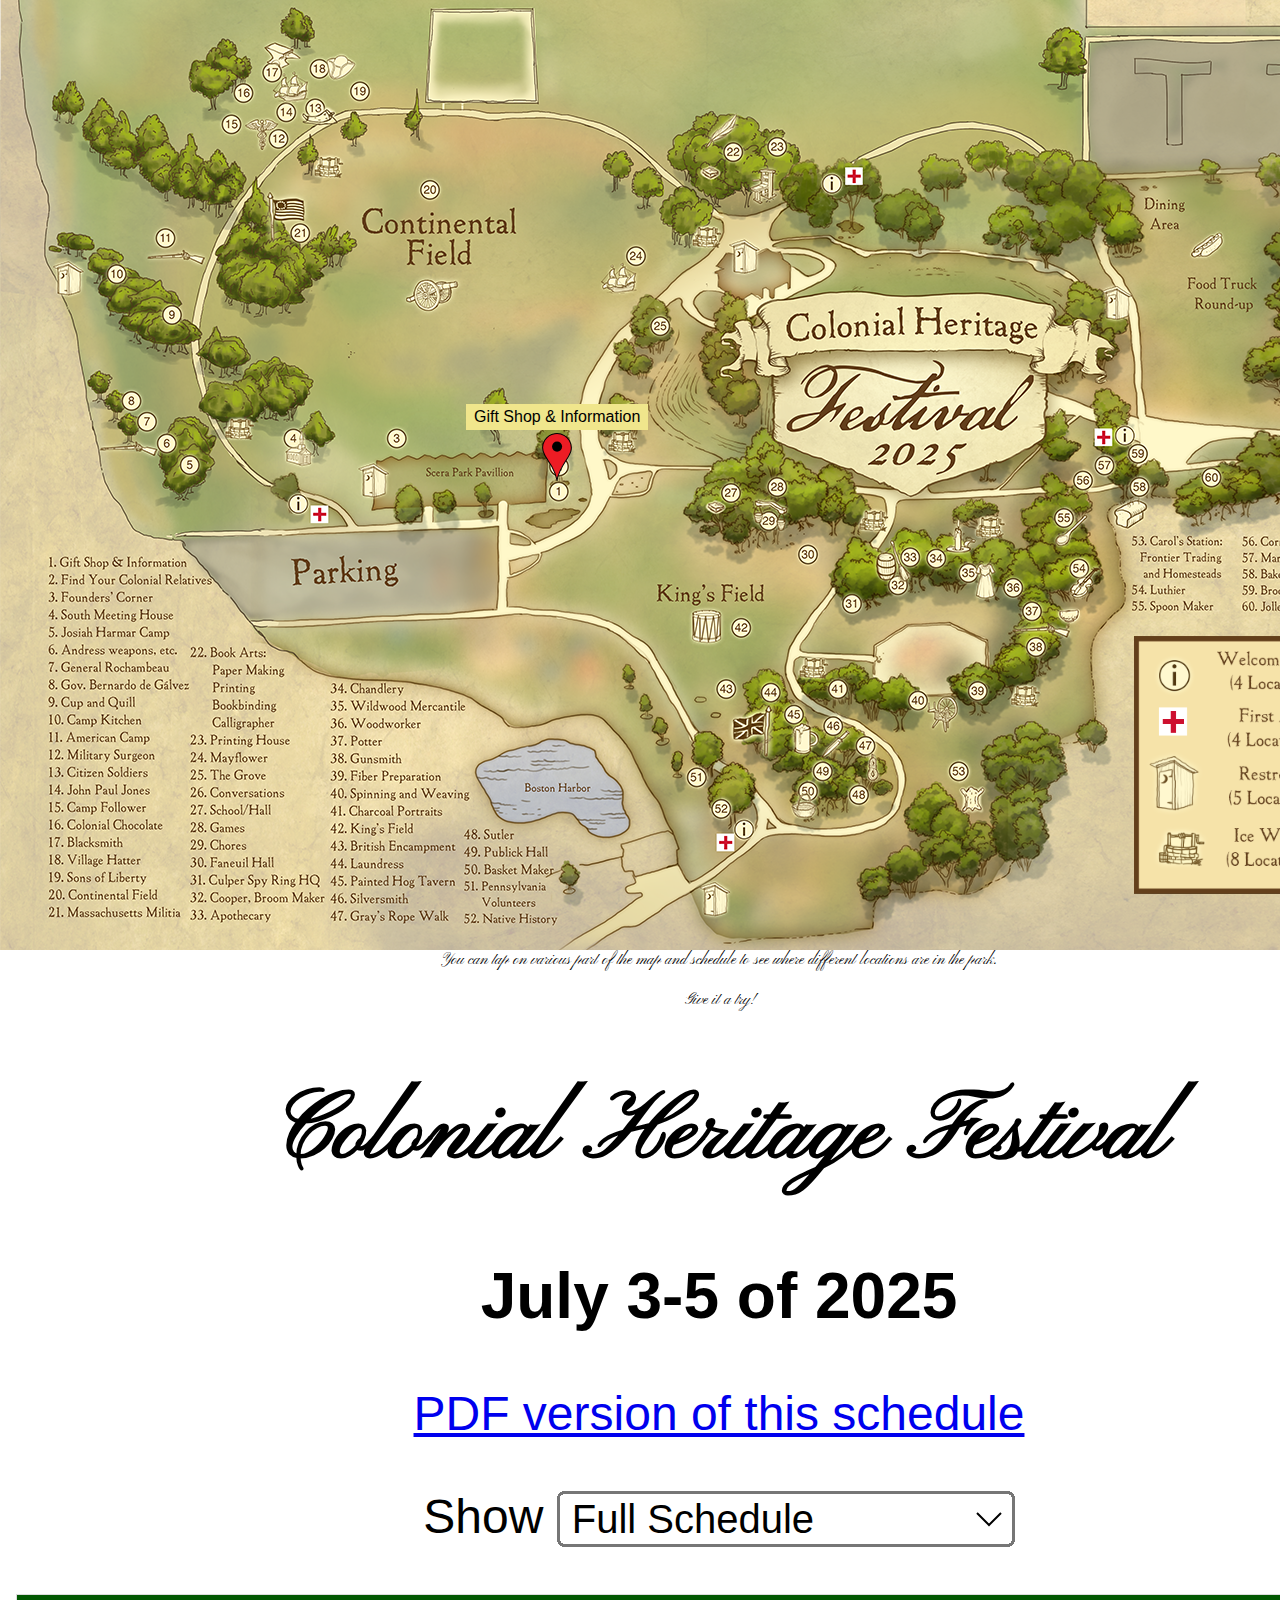
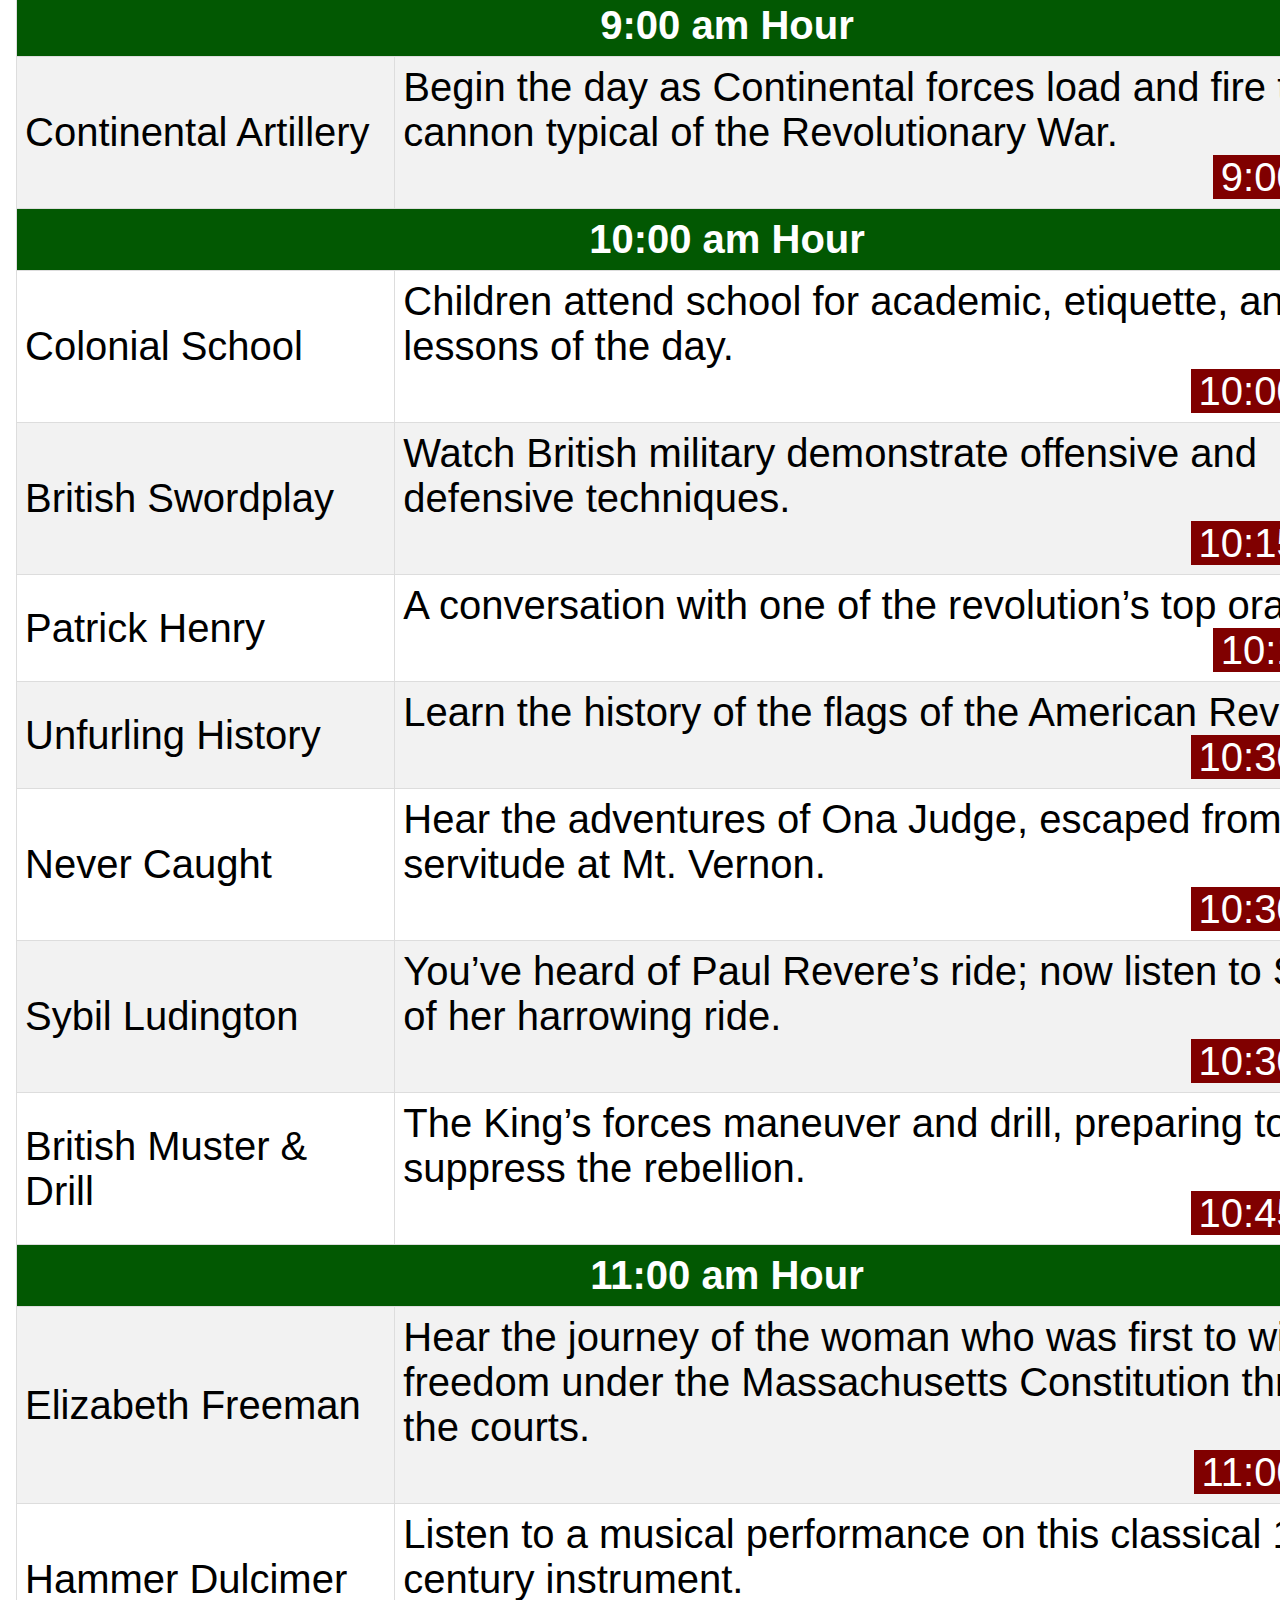
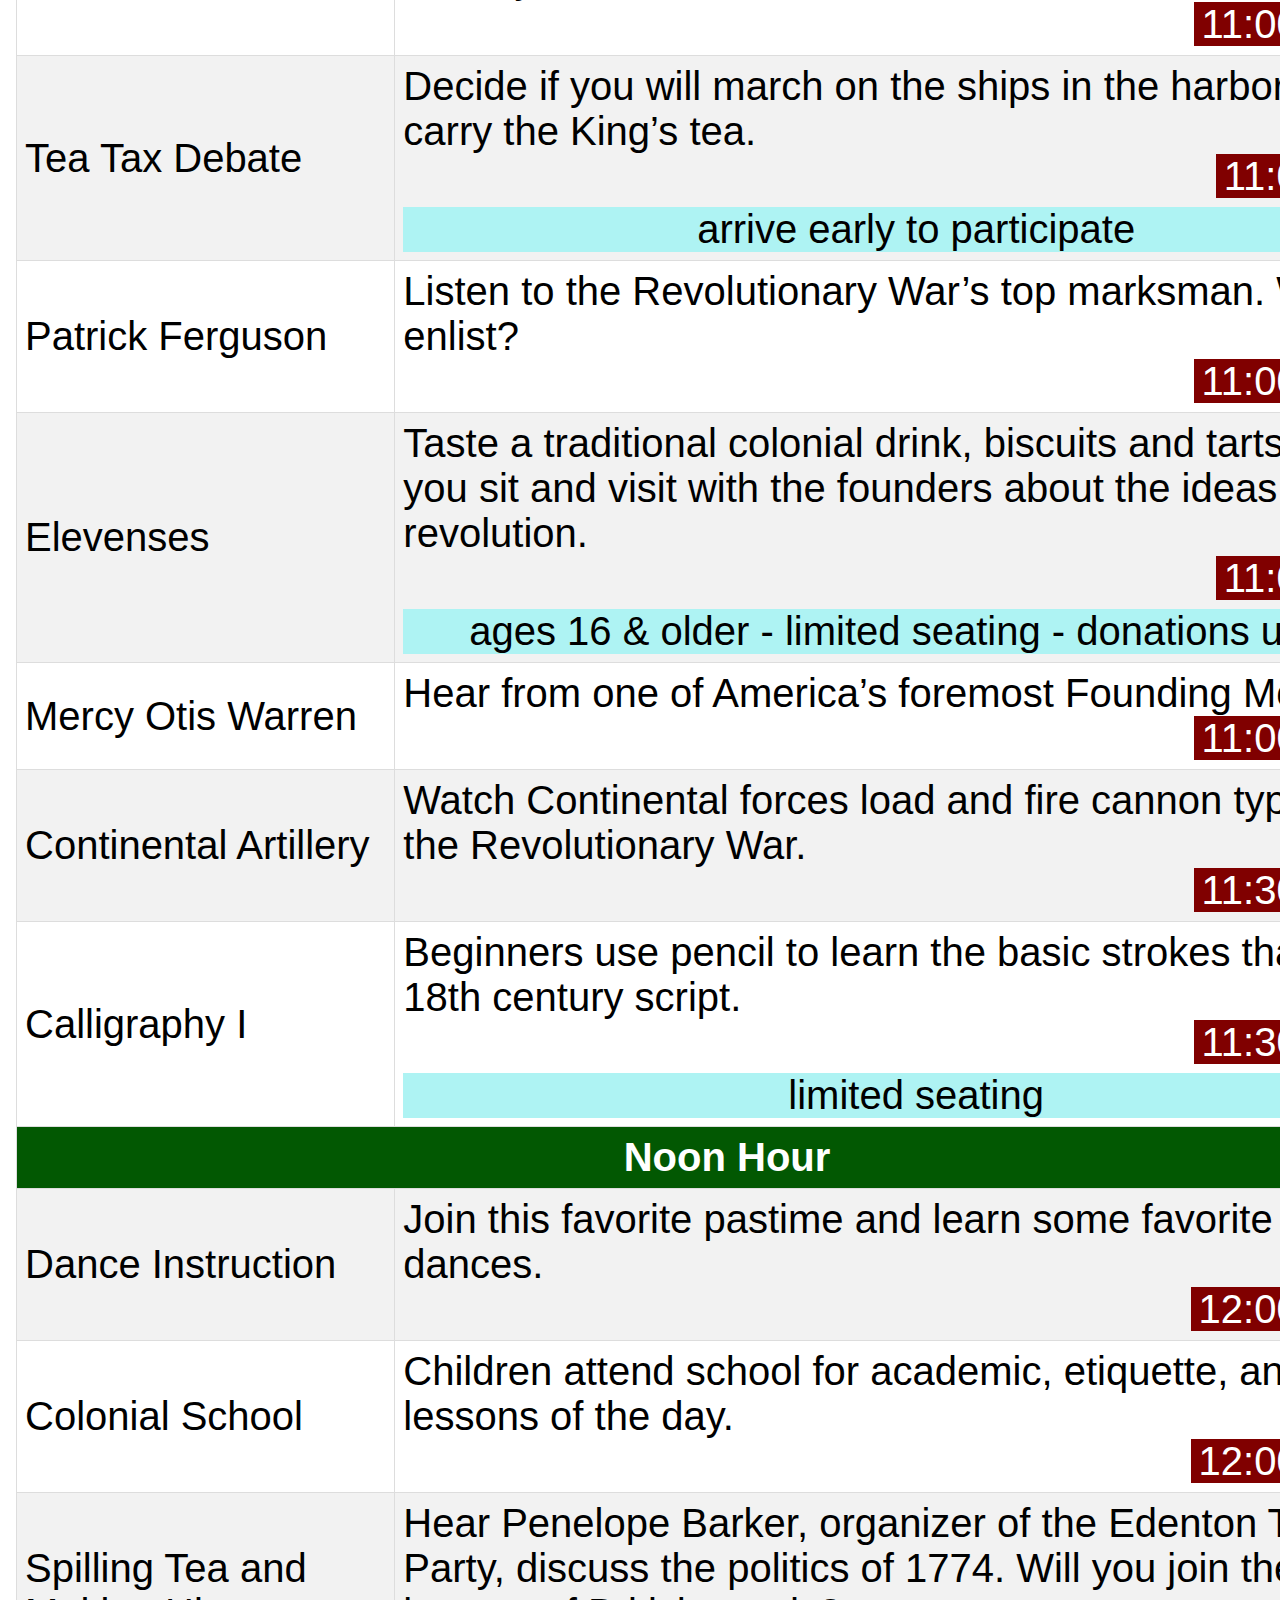
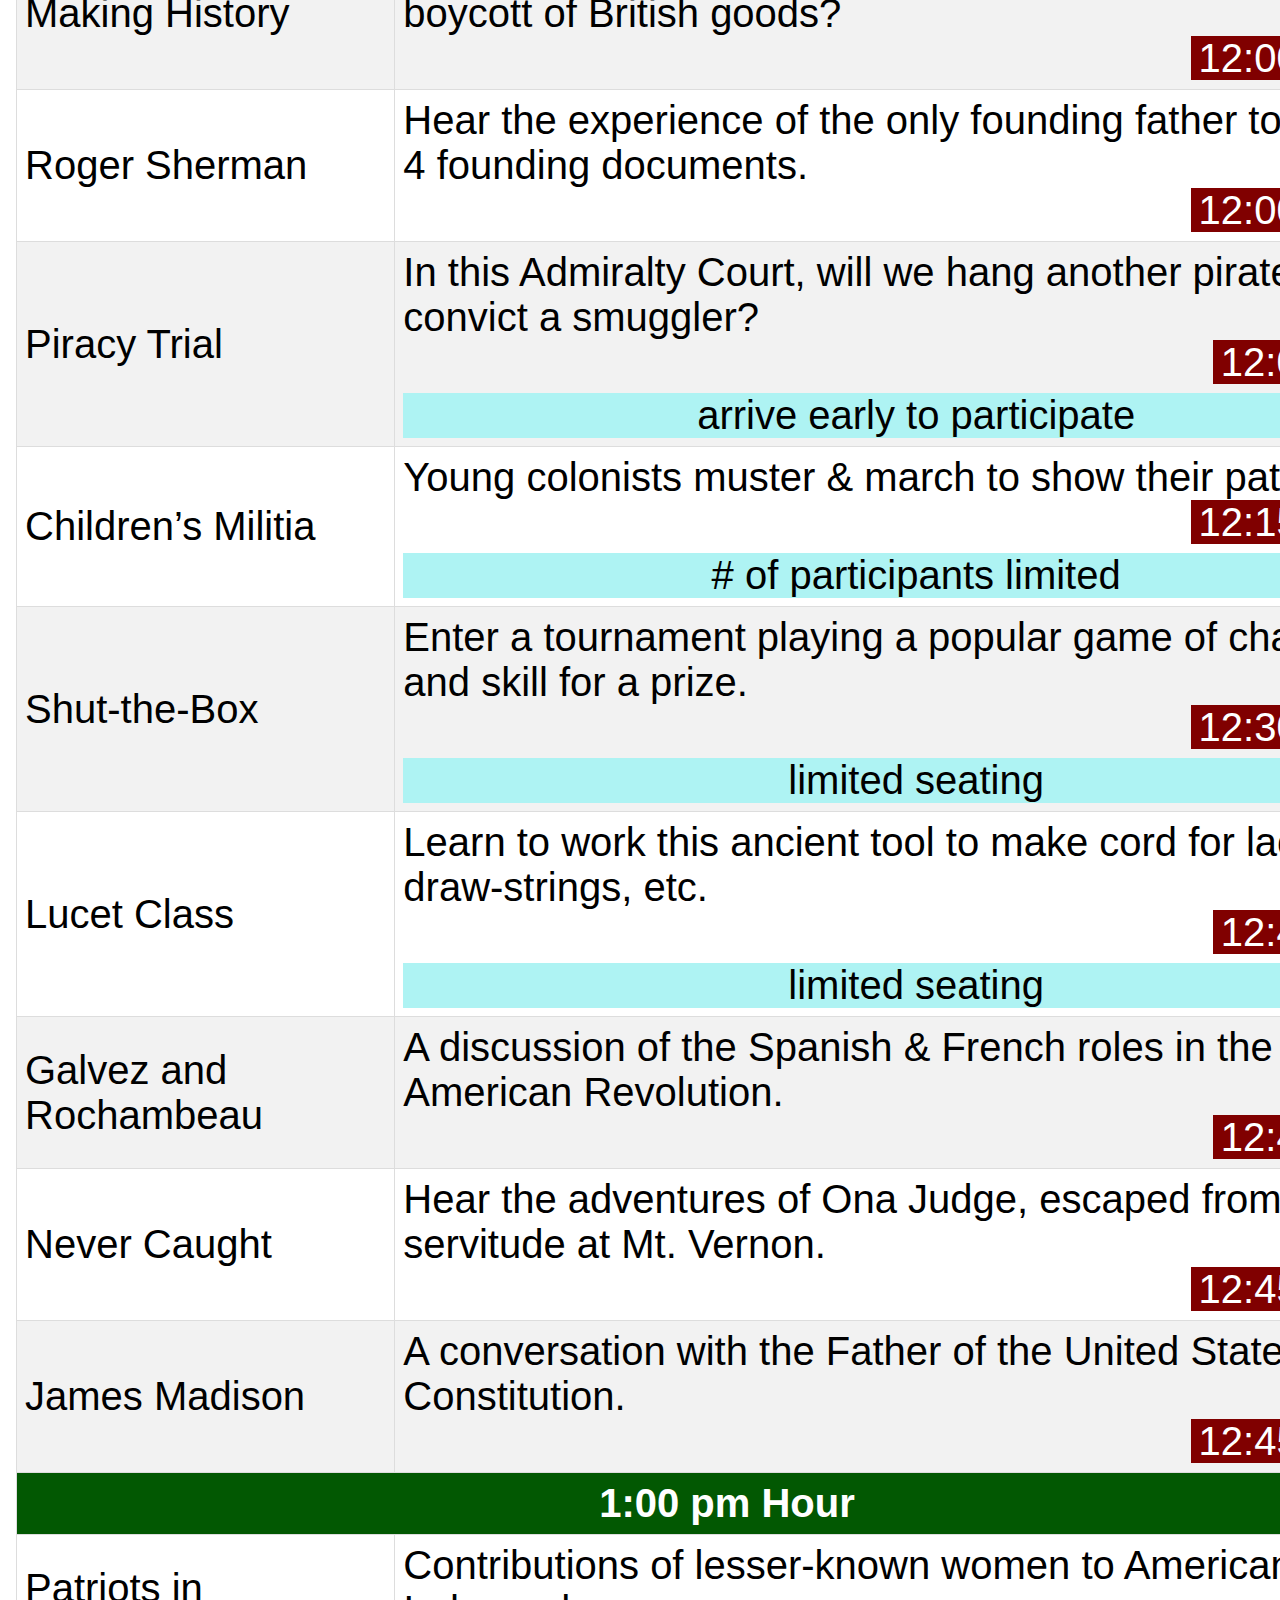
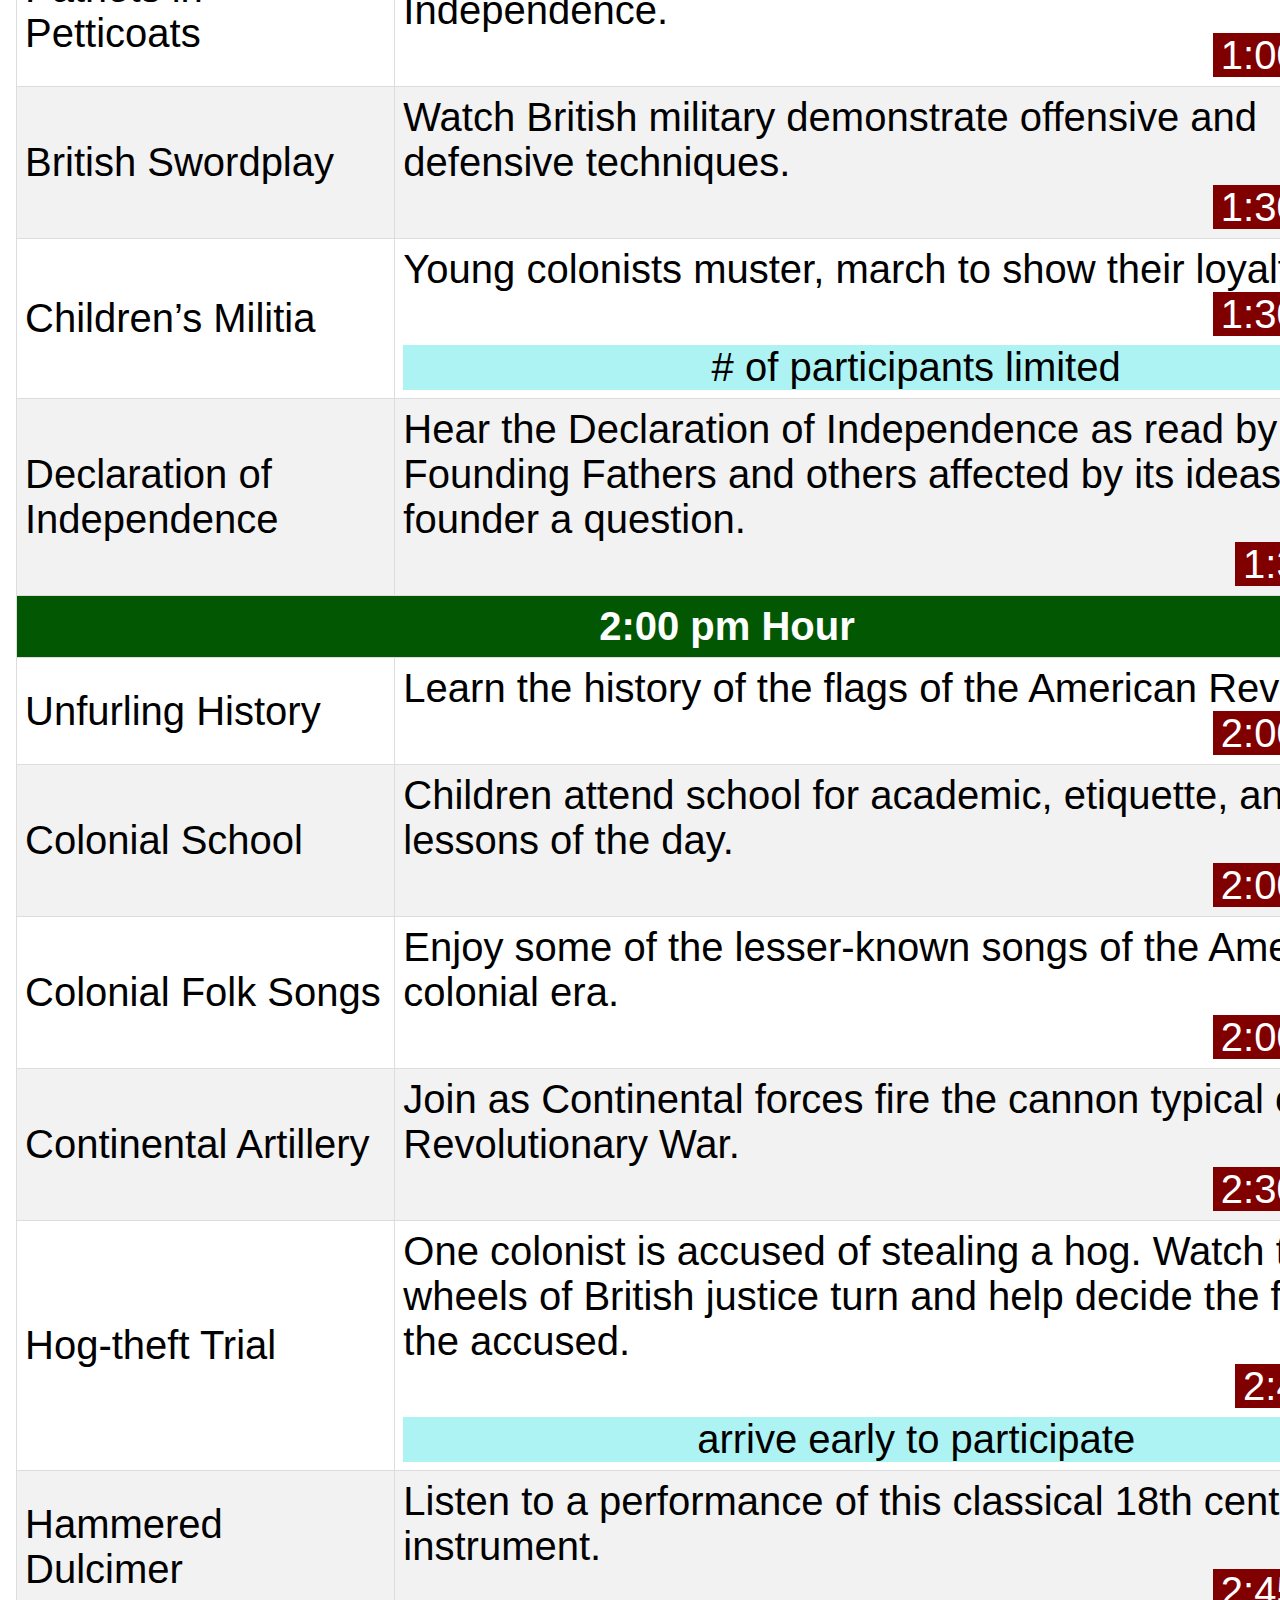
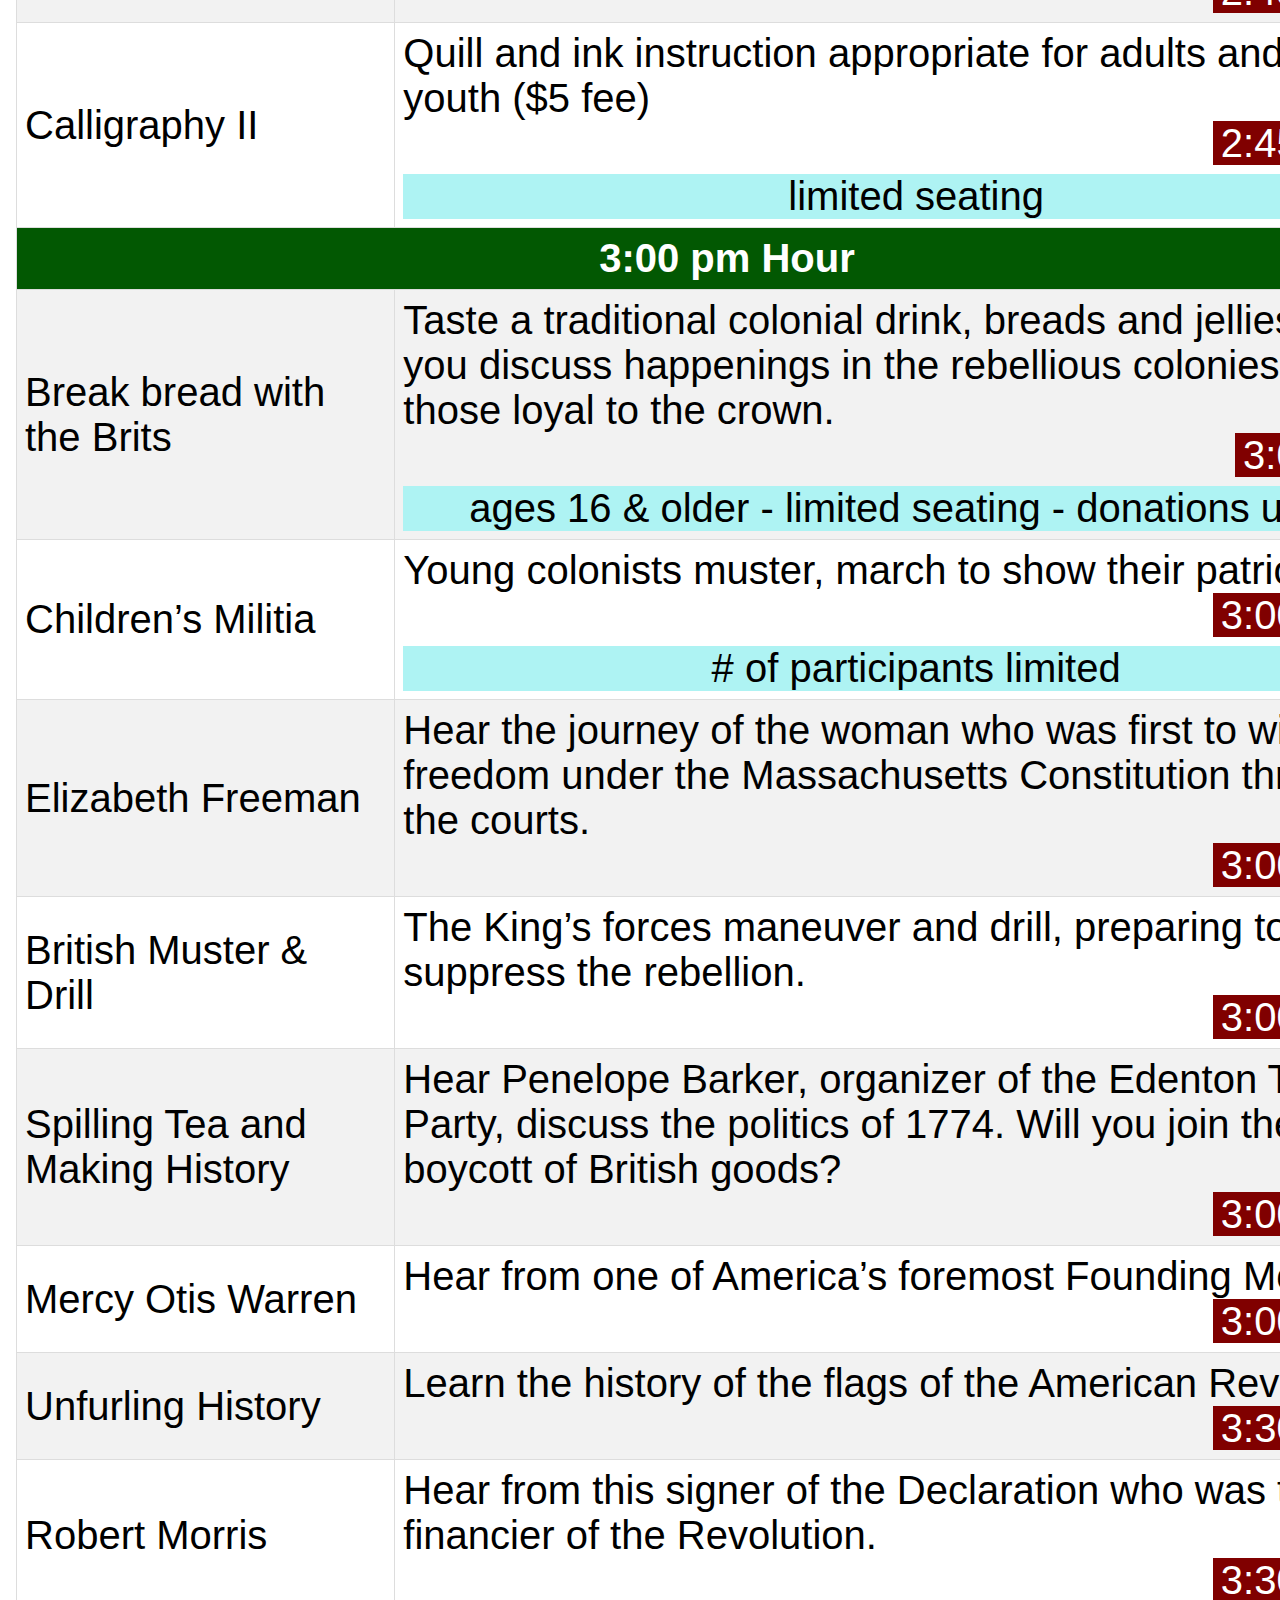
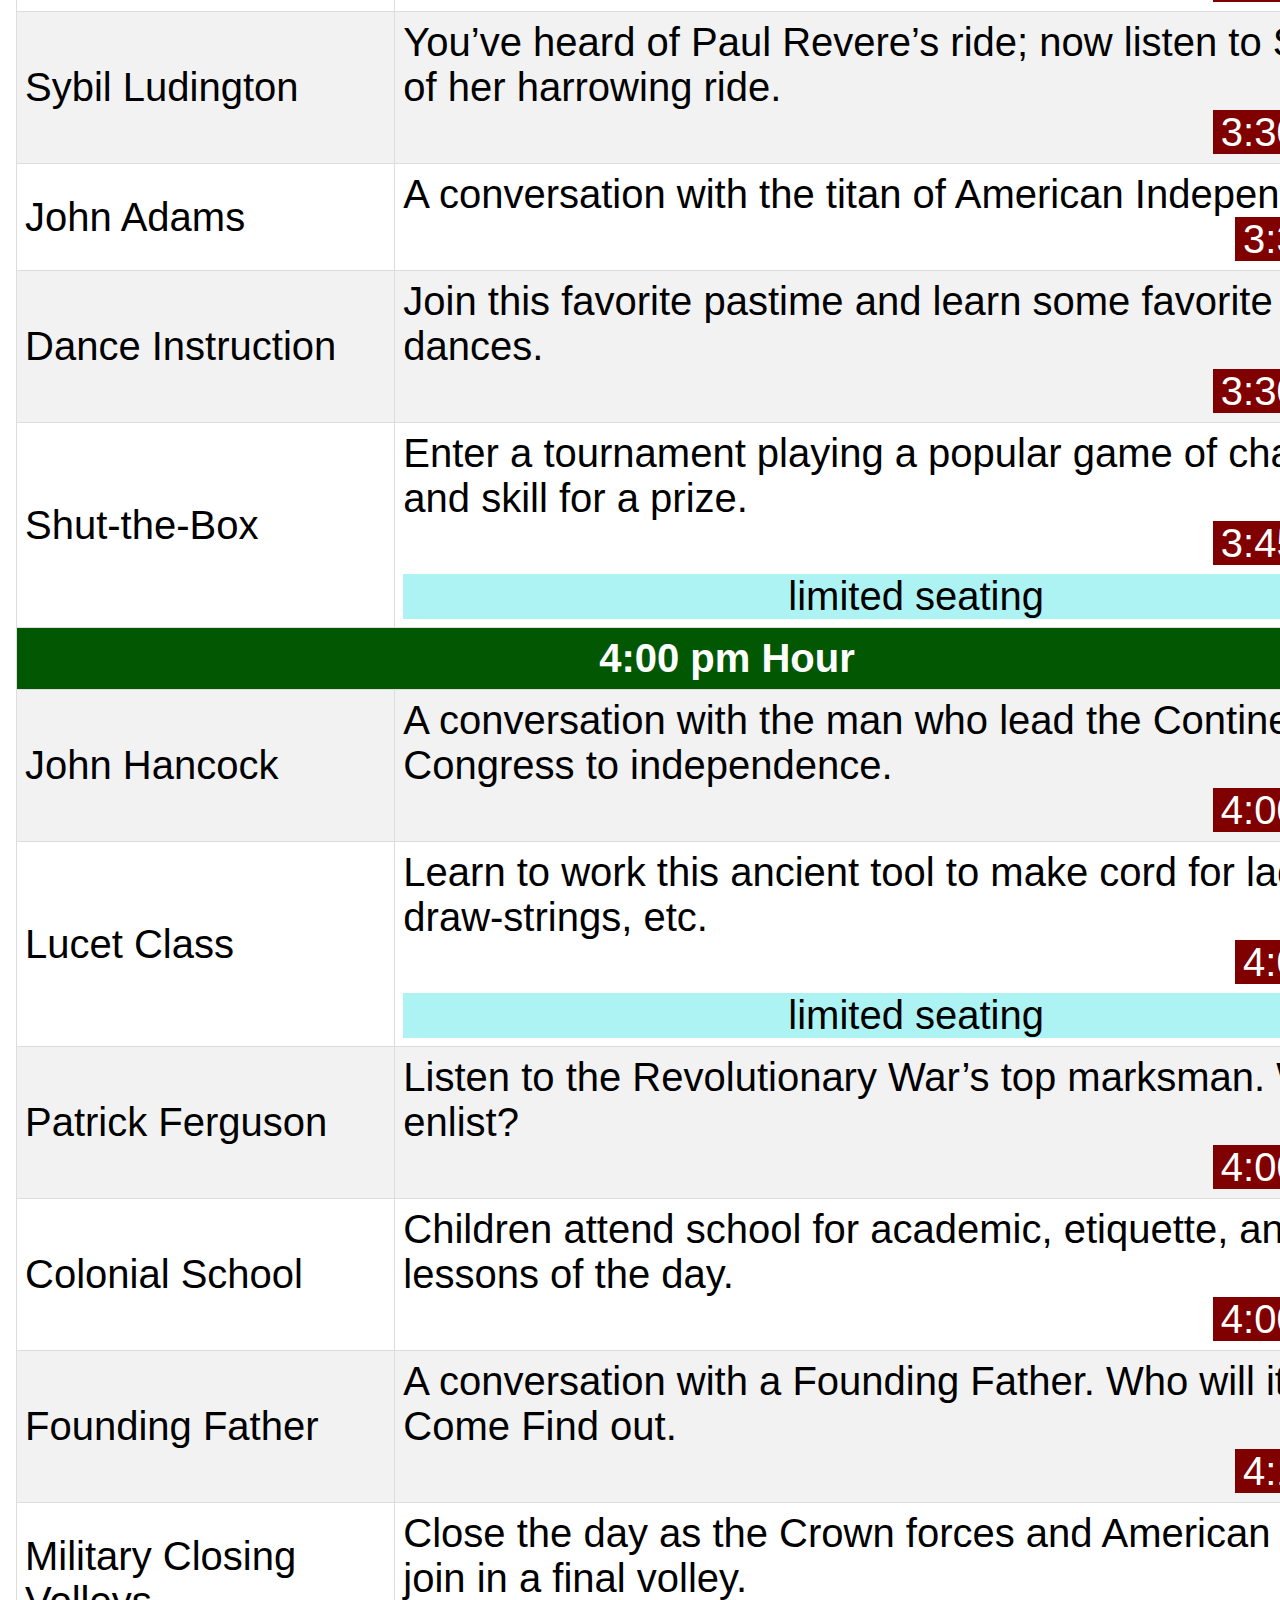
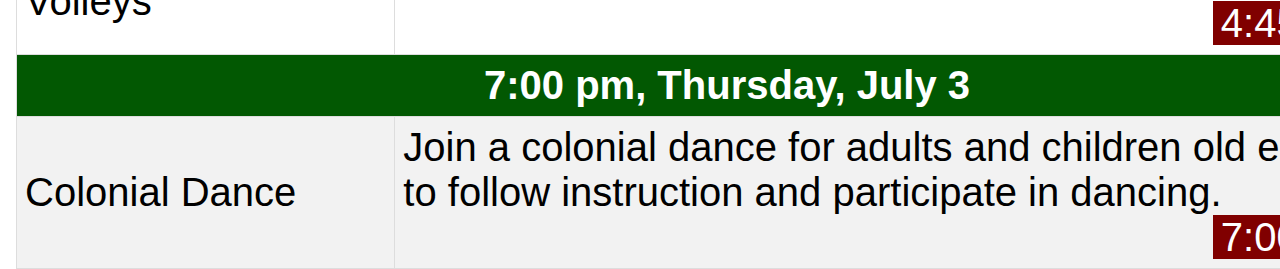
<file: index.html>
<html lang="en">
<head>
    <meta charset="UTF-8">
    <meta http-equiv="X-UA-Compatible" content="IE=edge">
    <title>Event Guide</title>
    <link rel="stylesheet" href="style.css">
    <script src="code.js"></script>
    <link rel="preconnect" href="https://fonts.googleapis.com">
    <link rel="preconnect" href="https://fonts.gstatic.com" crossorigin>
    <link href="https://fonts.googleapis.com/css2?family=Pinyon+Script&display=swap" rel="stylesheet"></head>
    <script>
function make_map(){

add_area('46,551,192,565','480','557','Gift Shop & Information')
add_area('46,568,213,584','455','556','Find Your Colonial Relatives')
add_area('48,586,160,602','428','395','Founders’ Corner')
add_area('47,604,175,618','428','292','South Meeting House')
add_area('46,620,172,637','454','188','Josiah Harmar Camp')
add_area('47,638,181,656','433','167','Andress weapons, etc.')
add_area('45,655,174,672','410','146','General Rochambeau')
add_area('47,671,193,689','390','132','Gov. Bernardo de Gálvez')
add_area('46,691,140,705','303','170','Cup and Quill')
add_area('46,708,146,725','264','116','Camp Kitchen')
add_area('45,725,153,743','227','164','American Camp')
add_area('46,744,156,759','128','278','Military Surgeon')
add_area('46,760,151,778','98','314','Citizen Soldiers')
add_area('47,779,163,795','101','285','John Paul Jones')
add_area('47,795,152,811','112','232','Camp Follower')
add_area('45,814,167,829','82','241','Colonial Chocolate')
add_area('46,831,131,847','61','271','Blacksmith')
add_area('45,849,146,864','59','318','Village Hatter')
add_area('45,866,152,882','82','359','Sons of Liberty')
add_area('46,883,167,900','178','429','Continental Field')
add_area('45,900,182,916','221','299','Massachusetts Militia')
add_area('187,643,295,727','141','731','Book Arts')
add_area('185,727,296,746','136','776','Printing House')
add_area('188,746,281,763','246','635','Mayflower')
add_area('187,763,276,779','315','659','The Grove')
add_area('187,781,287,797','401','631','Conversations')
add_area('187,798,281,814','482','729','School/Hall')
add_area('187,816,252,833','474','775','Games')
add_area('188,834,252,849','511','768','Chores')
add_area('186,852,283,866','542','807','Faneuil Hall')
add_area('187,869,325,887','591','851','Culper Spy Ring HQ')
add_area('189,886,325,905','575','896','Cooper, Broom Maker')
add_area('189,903,320,922','545','909','Apothecary')
add_area('326,674,420,694','547','935','Chandlery')
add_area('328,693,465,638','560','969','Wildwood Mercantile')
add_area('324,712,442,659','577','1014','Woodworker')
add_area('329,732,388,747','601','1031','Potter')
add_area('327,749,410,763','636','1035','Gunsmith')
add_area('327,766,447,784','682','978','Fiber Preparation')
add_area('328,782,471,800','690','917','Spinning and Weaving')
add_area('325,801,453,817','678','837','Charcoal Portraits')
add_area('327,818,421,834','618','741','King\'s Field')
add_area('330,836,458,852','678','726','British Encampment')
add_area('327,852,416,871','681','770','Laundress')
add_area('327,869,457,885','703','795','Painted Hog Tavern')
add_area('327,888,415,905','715','832','Silversmith')
add_area('324,905,452,926','735','865','Gray\'s Rope Walk')
add_area('458,821,518,841','784','857','Sutler')
add_area('461,842,553,859','760','822','Publick Hall')
add_area('460,858,557,876','780','808','Basket Maker')
add_area('461,875,552,908','767','698','Pennsylvania Volunteers')
add_area('458,909,592,923','799','723','Native American Lore')
add_area('1123,530,1229,578','761','957','Carol\'s Station: Frontier Trading and Homesteads')
add_area('1128,580,1192,596','558','1077','Luthier')
add_area('1127,596,1218,613','507','1063','Spoon Maker')
add_area('1238,529,1346,548','470','1081','Cornish Pasties')
add_area('1240,547,1355,562','454','1102','Maria’s Lemonade')
add_area('1241,564,1317,580','474','1138','Bakehouse')
add_area('1240,580,1361,596','443','1137','Brooker’s Ice Cream')
add_area('1238,596,1323,617','467','1211','Jolley Art')



add_rect('1135,643,1352,705',place_welcome)
add_rect('1136,705,1353,768',place_first_aid)
add_rect('1135,760,1351,829',place_necessary)
add_rect('1135,833,1353,900',place_well)


    function place_necessary(){
        place_pins("The Necessary",[[713,877],[372,464],[75,270],[743,234],[1114,279]])
    }
    function place_welcome(){
        place_pins("Welcome Table",[[1125,426],[743,818],[297,493],[832,170]])
    }
    function place_first_aid(){
        place_pins("First-Aid Station",[[724,833],[318,505],[850,162],[1102,428]])
    }
    function place_well(){
        place_pins("Ice Water",[[329,150],[985,512],[873,504],[1024,685],[810,658],[620,430],[237,419],[706,220]])
    }

}        
function place_tents(){
    place_pins("20x20 Vinyl Tent",[[394,428],[169,303],[753,167],[558,455],[569,488],[634,246],[806,544],[1138,475],[660,315],[716,143]])
    place_pins("Hex-a-Tent",[[293,428]], false)
}    </script>    
<body onload="start_me_up()" onclick="hideMessage()">
    
    <div id="schedule">
        <div id="heading" style="position:relative">
            
            <div class="parent" id="map-div">
                <img class="image1" src="current_map.png" usemap="#image-map"/>
                <map name="image-map" id="image-map"/>
                <div id="message" onclick="hideMessage()">
                    You can tap on various part of the map and schedule to see where different locations are in the park.<br><br>Give it a try!
                </div>  
            </div>

            <h1 style="font-size: 6rem;">
                Colonial Heritage Festival
            </h1>
            <h2 style="font-family:  Tahoma, Verdana, Segoe, sans-serif;font-size: 4rem;">
                July 3-5 of 2025
            </h2>

            <a  href="current.pdf" style="font-size:3rem;font-family:  Tahoma, Verdana, Segoe, sans-serif;">PDF version of this schedule</a>
            <div style="margin:1rem;zoom:300%;font-family:  Tahoma, Verdana, Segoe, sans-serif;">Show
            <select id="filter" onchange="filterSchedule(this.value)">
                <option value="full">Full Schedule</option>
                <option value="adams">John Adams</option>
                <option value="barker">Penelope Barker</option>
                <option value="birch">Samuel Birch</option>
                <option value="dickenson">John Dickenson</option>
                <option value="ferguson">Patrick Ferguson</option>
                <option value="franklin">Benjaman Franklin</option>
                <option value="freeman">Elizabeth Freeman</option>
                <option value="galvez">General Galvez</option>
                <option value="hancock">John Hancock</option>
                <option value="henry">Patrick Henry</option>
                <option value="jones">John Paul Jones</option>
                <option value="judge">Ona Judge</option>
                <option value="ludington">Sybil Ludington</option>
                <option value="madison">James Madison</option>
                <option value="morris">Robert Morris</option>
                <option value="rochambeau">General Rochambeau</option>
                <option value="sherman">Roger Sherman</option>
                <option value="thomas">Isaiah Thomas</option>
                <option value="warren">Mercy Otis Warren</option>
                <option value="hopkinson">Francis Hopkinson</option>
            </select>
            </div>

        </div>
        <div class="grid-container">

                <div style="margin-left: 1rem;">
                    <table>
<tr></tr><tr><th colspan="2">9:00 am Hour</th></tr>
<tr class=""><td>Continental Artillery</td><td>Begin the day as Continental forces load and fire the cannon typical of the Revolutionary War.<div class="location"><span data-time="9:00" data-number="20" onclick="place_pin(this)" class="map"></span></div></td></tr>
<tr></tr><tr><th colspan="2">10:00 am Hour</th></tr>
<tr class=""><td>Colonial School</td><td>Children attend school for academic, etiquette, and moral lessons of the day.<div class="location"><span data-time="10:00" data-number="27" onclick="place_pin(this)" class="map"></span></div></td></tr>
<tr class="birch"><td>British Swordplay</td><td>Watch British military demonstrate offensive and defensive techniques.<div class="location"><span data-time="10:15" data-number="25" onclick="place_pin(this)" class="map"></span></div></td></tr>
<tr class="henry"><td>Patrick Henry</td><td>A conversation with one of the revolution’s top orators.<div class="location"><span data-time="10:15" data-number="4" onclick="place_pin(this)" class="map"></span></div></td></tr>
<tr class="hopkinson"><td>Unfurling History</td><td>Learn the history of the flags of the American Revolution.<div class="location"><span data-time="10:30" data-number="26" onclick="place_pin(this)" class="map"></span></div></td></tr>
<tr class="judge"><td>Never Caught</td><td>Hear the adventures of Ona Judge, escaped from servitude at Mt. Vernon.<div class="location"><span data-time="10:30" data-number="30" onclick="place_pin(this)" class="map"></span></div></td></tr>
<tr class="ludington"><td>Sybil Ludington</td><td>You’ve heard of Paul Revere’s ride; now listen to Sybil tell of her harrowing ride.<div class="location"><span data-time="10:30" data-number="27" onclick="place_pin(this)" class="map"></span></div></td></tr>
<tr class=""><td>British Muster & Drill</td><td>The King’s forces maneuver and drill, preparing to suppress the rebellion.<div class="location"><span data-time="10:45" data-number="42" onclick="place_pin(this)" class="map"></span></div></td></tr>
<tr></tr><tr><th colspan="2">11:00 am Hour</th></tr>
<tr class="freeman"><td>Elizabeth Freeman</td><td>Hear the journey of the woman who was first to win freedom under the Massachusetts Constitution through the courts.<div class="location"><span data-time="11:00" data-number="27" onclick="place_pin(this)" class="map"></span></div></td></tr>
<tr class=""><td>Hammer Dulcimer</td><td>Listen to a musical performance on this classical 18th century instrument.<div class="location"><span data-time="11:00" data-number="25" onclick="place_pin(this)" class="map"></span></div></td></tr>
<tr class=""><td>Tea Tax Debate</td><td>Decide if you will march on the ships in the harbor that carry the King’s tea.<div class="location"><span data-time="11:00" data-number="4" onclick="place_pin(this)" class="map"></span></div><div class="note">arrive early to participate</div></td></tr>
<tr class="ferguson"><td>Patrick Ferguson</td><td>Listen to the Revolutionary War’s top marksman. Will you enlist?<div class="location"><span data-time="11:00" data-number="26" onclick="place_pin(this)" class="map"></span></div></td></tr>
<tr class=""><td>Elevenses</td><td>Taste a traditional colonial drink, biscuits and tarts while you sit and visit with the founders about the ideas of the revolution.<div class="location"><span data-time="11:00" data-number="9" onclick="place_pin(this)" class="map"></span></div><div class="note">ages 16 & older - limited seating - donations urged</div></td></tr>
<tr class="warren"><td>Mercy Otis Warren</td><td>Hear from one of America’s foremost Founding Mothers.<div class="location"><span data-time="11:00" data-number="30" onclick="place_pin(this)" class="map"></span></div></td></tr>
<tr class=""><td>Continental Artillery</td><td>Watch Continental forces load and fire cannon typical of the Revolutionary War.<div class="location"><span data-time="11:30" data-number="20" onclick="place_pin(this)" class="map"></span></div></td></tr>
<tr class=""><td>Calligraphy I</td><td>Beginners use pencil to learn the basic strokes that form 18th century script.<div class="location"><span data-time="11:30" data-number="23" onclick="place_pin(this)" class="map"></span></div><div class="note">limited seating</div></td></tr>
<tr></tr><tr><th colspan="2">Noon Hour</th></tr>
<tr class=""><td>Dance Instruction</td><td>Join this favorite pastime and learn some favorite colonial dances.<div class="location"><span data-time="12:00" data-number="25" onclick="place_pin(this)" class="map"></span></div></td></tr>
<tr class=""><td>Colonial School</td><td>Children attend school for academic, etiquette, and moral lessons of the day.<div class="location"><span data-time="12:00" data-number="27" onclick="place_pin(this)" class="map"></span></div></td></tr>
<tr class="barker"><td>Spilling Tea and Making History</td><td>Hear Penelope Barker, organizer of the Edenton Tea Party, discuss the politics of 1774. Will you join the boycott of British goods?<div class="location"><span data-time="12:00" data-number="26" onclick="place_pin(this)" class="map"></span></div></td></tr>
<tr class="sherman"><td>Roger Sherman</td><td>Hear the experience of the only founding father to sign all 4 founding documents.<div class="location"><span data-time="12:00" data-number="30" onclick="place_pin(this)" class="map"></span></div></td></tr>
<tr class=""><td>Piracy Trial</td><td>In this Admiralty Court, will we hang another pirate or convict a smuggler?<div class="location"><span data-time="12:00" data-number="4" onclick="place_pin(this)" class="map"></span></div><div class="note">arrive early to participate</div></td></tr>
<tr class=""><td>Children’s Militia  </td><td>Young colonists muster & march to show their patriotism.<div class="location"><span data-time="12:15" data-number="21" onclick="place_pin(this)" class="map"></span></div><div class="note"># of participants limited</div></td></tr>
<tr class=""><td>Shut-the-Box</td><td>Enter a tournament playing a popular game of chance and skill for a prize.<div class="location"><span data-time="12:30" data-number="49" onclick="place_pin(this)" class="map"></span></div><div class="note">limited seating</div></td></tr>
<tr class=""><td>Lucet Class</td><td>Learn to work this ancient tool to make cord for laces, draw-strings, etc.<div class="location"><span data-time="12:45" data-number="9" onclick="place_pin(this)" class="map"></span></div><div class="note">limited seating</div></td></tr>
<tr class="galvez rochambeau"><td>Galvez and Rochambeau</td><td>A discussion of the Spanish & French roles in the American Revolution.<div class="location"><span data-time="12:45" data-number="4" onclick="place_pin(this)" class="map"></span></div></td></tr>
<tr class="judge"><td>Never Caught</td><td>Hear the adventures of Ona Judge, escaped from servitude at Mt. Vernon.<div class="location"><span data-time="12:45" data-number="30" onclick="place_pin(this)" class="map"></span></div></td></tr>
<tr class="madison"><td>James Madison</td><td>A conversation with the Father of the United States Constitution.<div class="location"><span data-time="12:45" data-number="26" onclick="place_pin(this)" class="map"></span></div></td></tr>
<tr></tr><tr><th colspan="2">1:00 pm Hour</th></tr>
<tr class=""><td>Patriots in Petticoats</td><td>Contributions of lesser-known women to American Independence.<div class="location"><span data-time="1:00" data-number="27" onclick="place_pin(this)" class="map"></span></div></td></tr>
<tr class="birch"><td>British Swordplay</td><td>Watch British military demonstrate offensive and defensive techniques.<div class="location"><span data-time="1:30" data-number="25" onclick="place_pin(this)" class="map"></span></div></td></tr>
<tr class=""><td>Children’s Militia  </td><td>Young colonists muster, march to show their loyalty.<div class="location"><span data-time="1:30" data-number="51" onclick="place_pin(this)" class="map"></span></div><div class="note"># of participants limited</div></td></tr>
<tr class="franklin madison washington thomas adams sherman morris dickenson jones hancock warren henry hopkinson"><td>Declaration of Independence</td><td>Hear the Declaration of Independence as read by Founding Fathers and others affected by its ideas. Ask a founder a question.<div class="location"><span data-time="1:30" data-number="4" onclick="place_pin(this)" class="map"></span></div></td></tr>
<tr></tr><tr><th colspan="2">2:00 pm Hour</th></tr>
<tr class="hopkinson"><td>Unfurling History</td><td>Learn the history of the flags of the American Revolution.<div class="location"><span data-time="2:00" data-number="26" onclick="place_pin(this)" class="map"></span></div></td></tr>
<tr class=""><td>Colonial School</td><td>Children attend school for academic, etiquette, and moral lessons of the day.<div class="location"><span data-time="2:00" data-number="27" onclick="place_pin(this)" class="map"></span></div></td></tr>
<tr class="ferguson"><td>Colonial Folk Songs</td><td>Enjoy some of the lesser-known songs of the American colonial era.<div class="location"><span data-time="2:00" data-number="30" onclick="place_pin(this)" class="map"></span></div></td></tr>
<tr class=""><td>Continental Artillery</td><td>Join as Continental forces fire the cannon typical of the Revolutionary War.<div class="location"><span data-time="2:30" data-number="20" onclick="place_pin(this)" class="map"></span></div></td></tr>
<tr class=""><td>Hog-theft Trial</td><td>One colonist is accused of stealing a hog. Watch the wheels of British justice turn and help decide the fate of the accused.<div class="location"><span data-time="2:45" data-number="4" onclick="place_pin(this)" class="map"></span></div><div class="note">arrive early to participate</div></td></tr>
<tr class=""><td>Hammered Dulcimer</td><td>Listen to a performance of this classical 18th century instrument.<div class="location"><span data-time="2:45" data-number="25" onclick="place_pin(this)" class="map"></span></div></td></tr>
<tr class=""><td>Calligraphy II</td><td>Quill and ink instruction appropriate for adults and mature youth ($5 fee)<div class="location"><span data-time="2:45" data-number="23" onclick="place_pin(this)" class="map"></span></div><div class="note">limited seating</div></td></tr>
<tr></tr><tr><th colspan="2">3:00 pm Hour</th></tr>
<tr class=""><td>Break bread with the Brits</td><td>Taste a traditional colonial drink, breads and jellies while you discuss happenings in the rebellious colonies with those loyal to the crown.<div class="location"><span data-time="3:00" data-number="9" onclick="place_pin(this)" class="map"></span></div><div class="note">ages 16 & older - limited seating - donations urged</div></td></tr>
<tr class=""><td>Children’s Militia  </td><td>Young colonists muster, march to show their patriotism.<div class="location"><span data-time="3:00" data-number="21" onclick="place_pin(this)" class="map"></span></div><div class="note"># of participants limited </div></td></tr>
<tr class="freeman"><td>Elizabeth Freeman</td><td>Hear the journey of the woman who was first to win freedom under the Massachusetts Constitution through the courts.<div class="location"><span data-time="3:00" data-number="27" onclick="place_pin(this)" class="map"></span></div></td></tr>
<tr class=""><td>British Muster & Drill</td><td>The King’s forces maneuver and drill, preparing to suppress the rebellion.<div class="location"><span data-time="3:00" data-number="42" onclick="place_pin(this)" class="map"></span></div></td></tr>
<tr class="barker"><td>Spilling Tea and Making History</td><td>Hear Penelope Barker, organizer of the Edenton Tea Party, discuss the politics of 1774. Will you join the boycott of British goods?<div class="location"><span data-time="3:00" data-number="26" onclick="place_pin(this)" class="map"></span></div></td></tr>
<tr class=""><td>Mercy Otis Warren</td><td>Hear from one of America’s foremost Founding Mothers.<div class="location"><span data-time="3:00" data-number="30" onclick="place_pin(this)" class="map"></span></div></td></tr>
<tr class="hopkinson"><td>Unfurling History</td><td>Learn the history of the flags of the American Revolution.<div class="location"><span data-time="3:30" data-number="26" onclick="place_pin(this)" class="map"></span></div></td></tr>
<tr class="morris"><td>Robert Morris</td><td>Hear from this signer of the Declaration who was the financier of the Revolution.<div class="location"><span data-time="3:30" data-number="30" onclick="place_pin(this)" class="map"></span></div></td></tr>
<tr class="ludington"><td>Sybil Ludington</td><td>You’ve heard of Paul Revere’s ride; now listen to Sybil tell of her harrowing ride.<div class="location"><span data-time="3:30" data-number="27" onclick="place_pin(this)" class="map"></span></div></td></tr>
<tr class="adams"><td>John Adams</td><td>A conversation with the titan of American Independence.<div class="location"><span data-time="3:30" data-number="4" onclick="place_pin(this)" class="map"></span></div></td></tr>
<tr class=""><td>Dance Instruction</td><td>Join this favorite pastime and learn some favorite colonial dances.<div class="location"><span data-time="3:30" data-number="25" onclick="place_pin(this)" class="map"></span></div></td></tr>
<tr class=""><td>Shut-the-Box</td><td>Enter a tournament playing a popular game of chance and skill for a prize.<div class="location"><span data-time="3:45" data-number="49" onclick="place_pin(this)" class="map"></span></div><div class="note">limited seating</div></td></tr>
<tr></tr><tr><th colspan="2">4:00 pm Hour</th></tr>
<tr class="hancock"><td>John Hancock</td><td>A conversation with the man who lead the Continental Congress to independence.<div class="location"><span data-time="4:00" data-number="30" onclick="place_pin(this)" class="map"></span></div></td></tr>
<tr class=""><td>Lucet Class</td><td>Learn to work this ancient tool to make cord for laces, draw-strings, etc.<div class="location"><span data-time="4:00" data-number="9" onclick="place_pin(this)" class="map"></span></div><div class="note">limited seating</div></td></tr>
<tr class="ferguson"><td>Patrick Ferguson</td><td>Listen to the Revolutionary War’s top marksman. Will you enlist?<div class="location"><span data-time="4:00" data-number="26" onclick="place_pin(this)" class="map"></span></div></td></tr>
<tr class=""><td>Colonial School</td><td>Children attend school for academic, etiquette, and moral lessons of the day.<div class="location"><span data-time="4:00" data-number="27" onclick="place_pin(this)" class="map"></span></div></td></tr>
<tr class=""><td>Founding Father</td><td>A conversation with a Founding Father. Who will it be? Come Find out.<div class="location"><span data-time="4:15" data-number="4" onclick="place_pin(this)" class="map"></span></div></td></tr>
<tr class=""><td>Military Closing Volleys</td><td>Close the day as the Crown forces and American troops join in a final volley.<div class="location"><span data-time="4:45" data-number="20" onclick="place_pin(this)" class="map"></span></div></td></tr>
<tr></tr><tr><th colspan="2">7:00 pm, Thursday, July 3</th></tr>
<tr class=""><td>Colonial Dance</td><td>Join a colonial dance for adults and children old enough to follow instruction and participate in dancing.<div class="location"><span data-time="7:00" data-number="20" onclick="place_pin(this)" class="map"></span></div></td></tr>
                 </table>   
            </div>
       
        </div>
    </div>

</body>
</html>
</file>
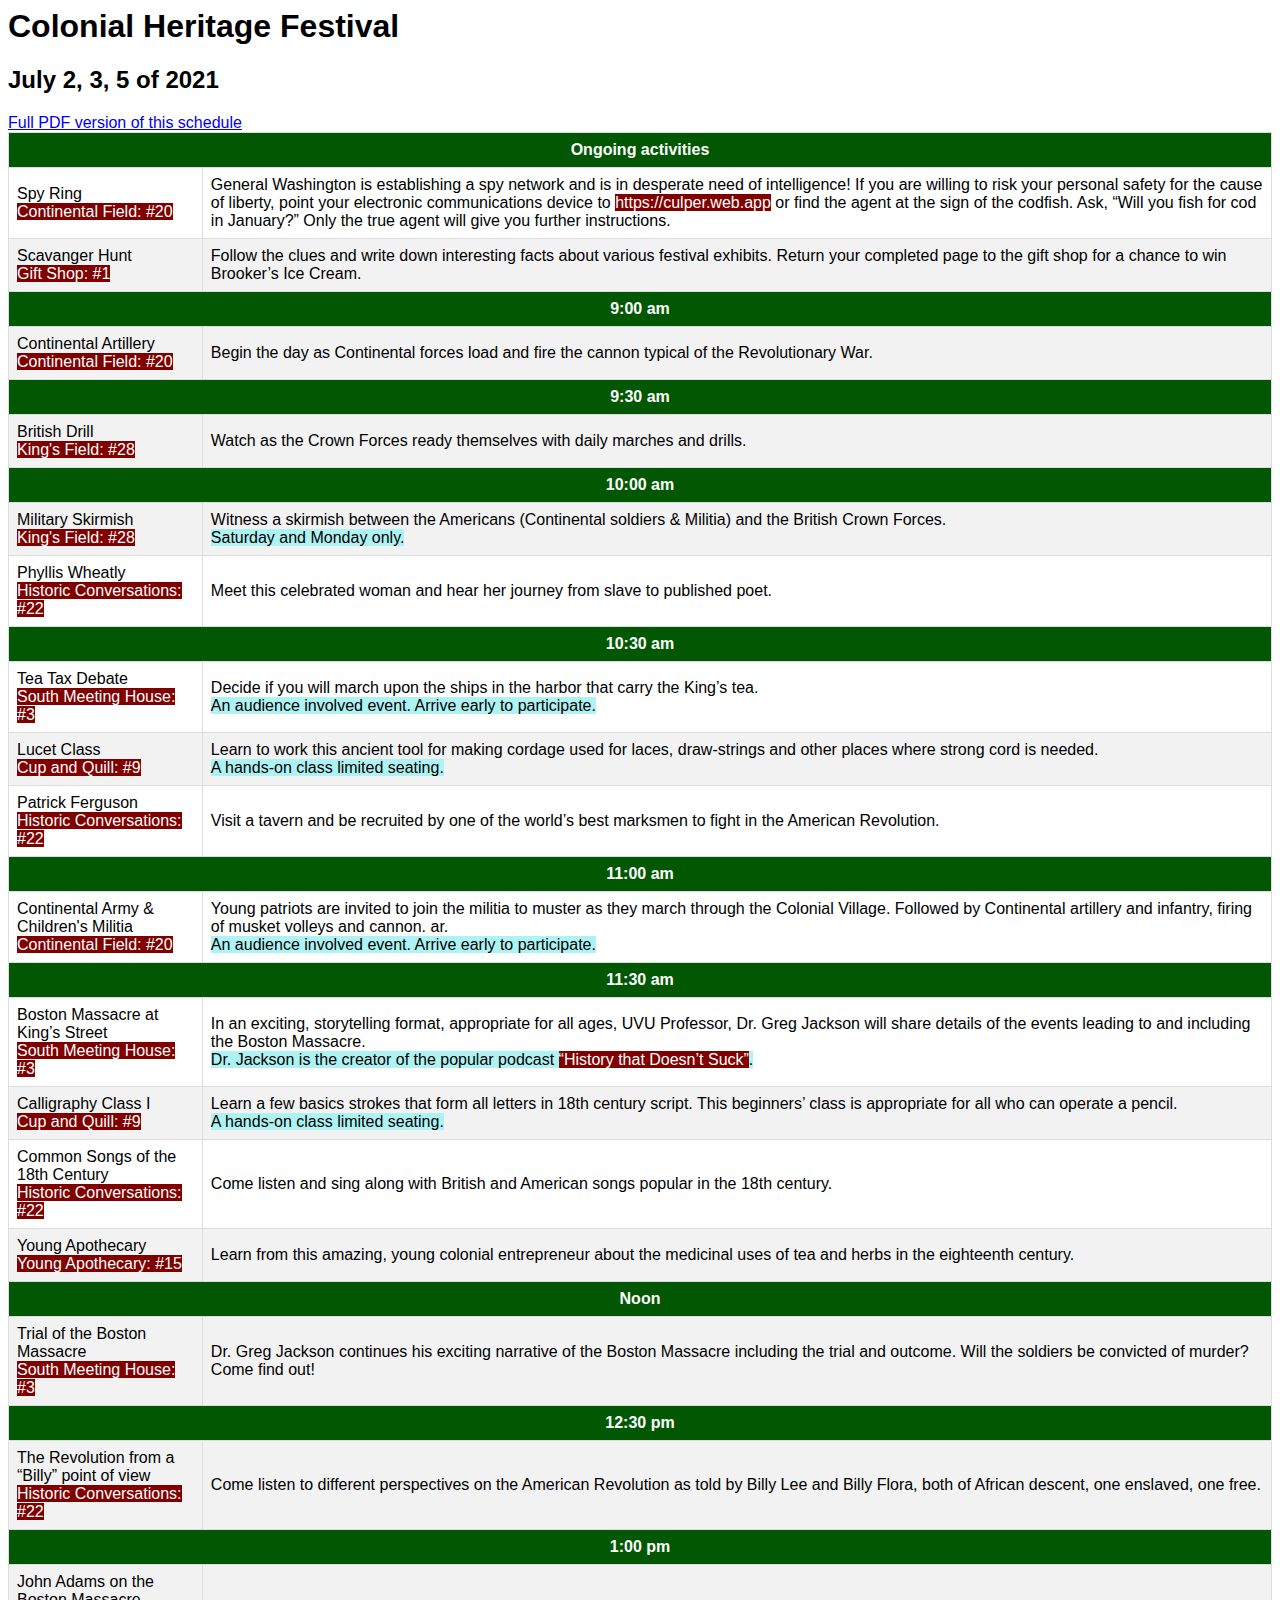
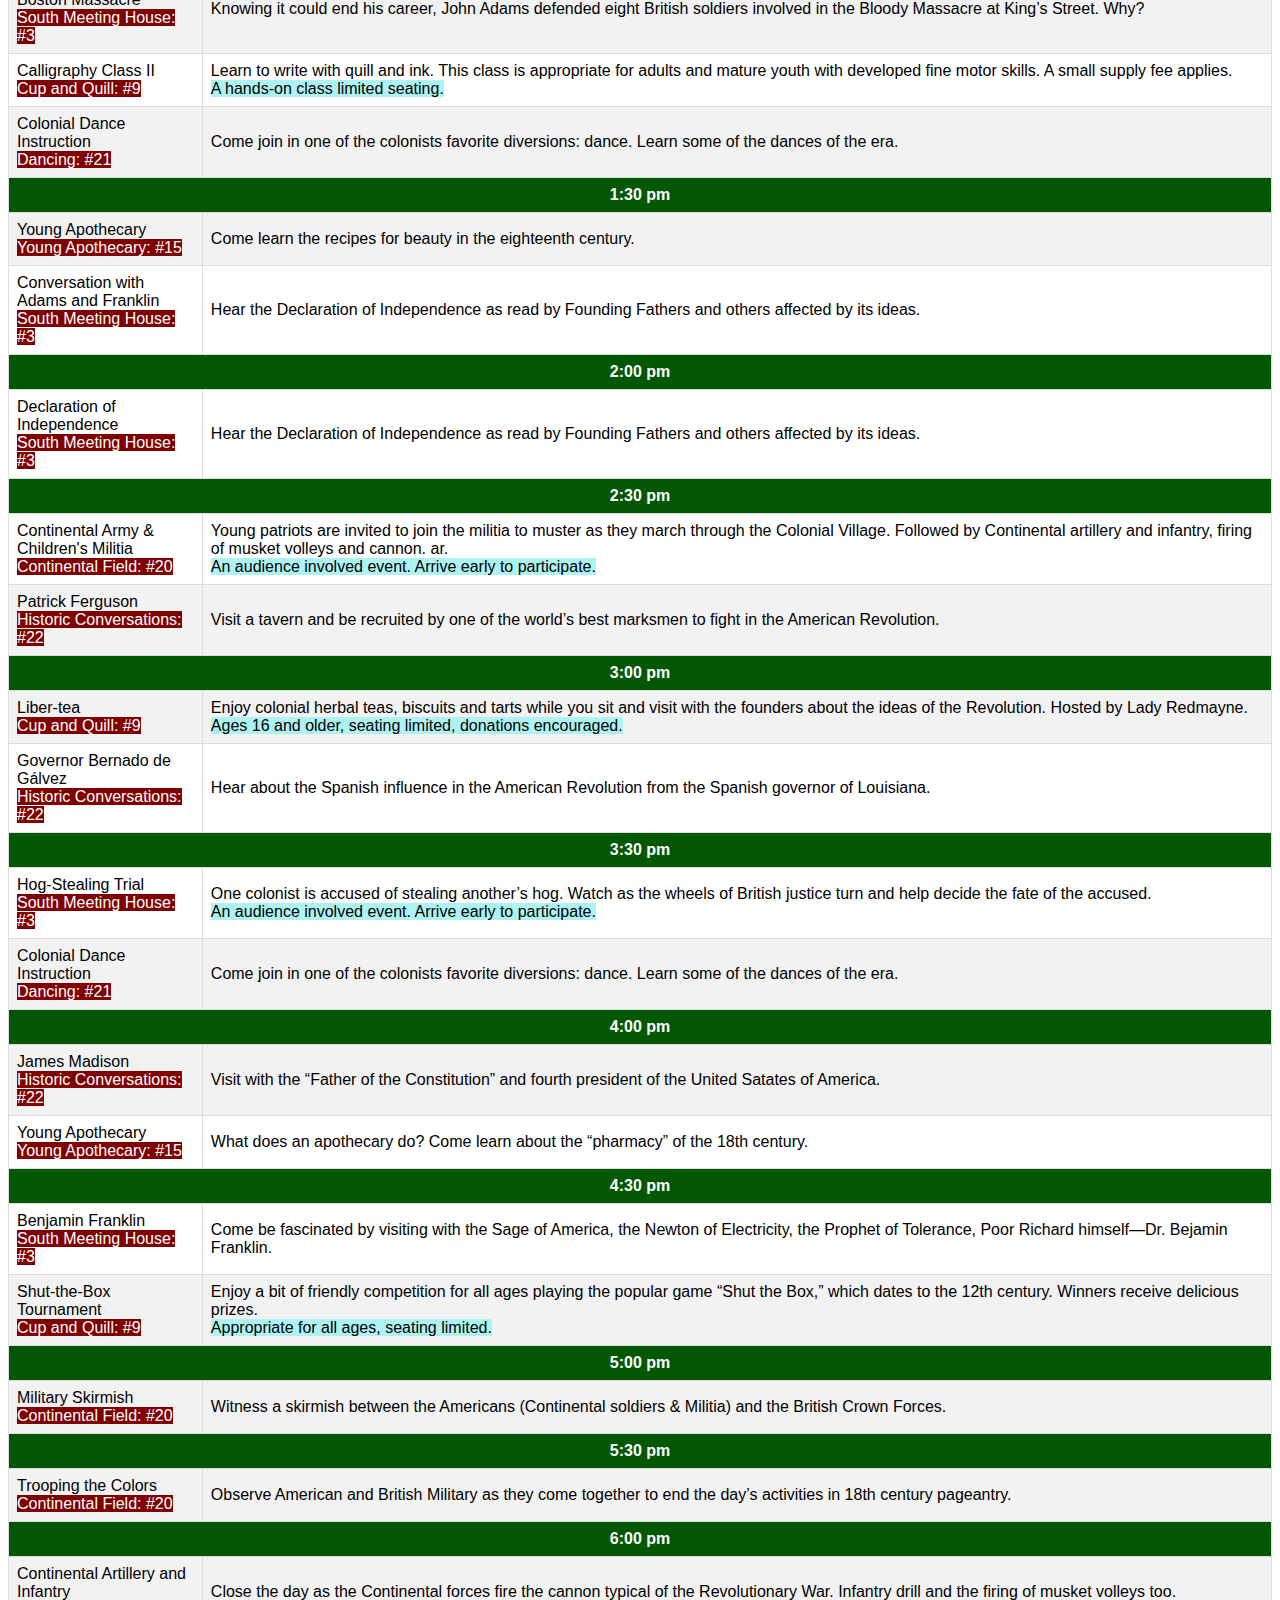
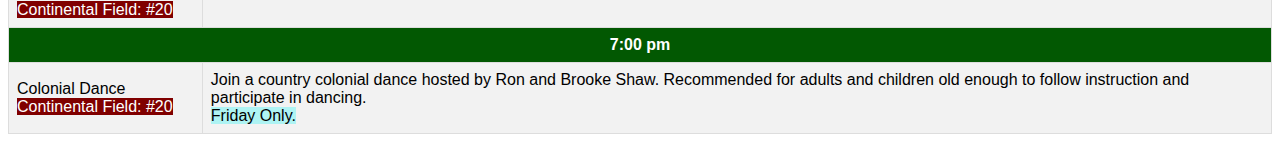
<file: 2021.html>
<html lang="en">
<head>
    <meta charset="UTF-8">
    <meta http-equiv="X-UA-Compatible" content="IE=edge">
    <meta name="viewport" content="width=device-width, initial-scale=1.0">
    <title>Document</title>
    <style>
        span{
            background-color:rgb(174, 243, 243);
        }
        a.map:link {
        color: white;
        background-color: #800000;
        text-decoration: none;
        }

        /* visited link */
        a.map:visited {
            color: white;
        background-color: #800000;
        text-decoration: none;
        }

        /* mouse over link */
        a.map:hover {
            color: white;
        background-color: red;
        text-decoration: none;
        }

        /* selected link */
        a.map:active {
            color: white;
        background-color: #800000;
        text-decoration: none;
        }

        body{
            font-family: Tahoma, Verdana, Segoe, sans-serif;
        }
        table{
          border-collapse: collapse;
        }
        th {
            padding-top: 12px;
            padding-bottom: 12px;
            text-align: center;
            background-color: #025802;
            color: white;
        }
        td, th {
            border: 1px solid #ddd;
            padding: 8px;
        }
        tr:nth-child(odd){background-color: #f2f2f2;}
    </style>
</head>
<body>
    <h1>
        Colonial Heritage Festival
    </h1>
    <h2>
        July 2, 3, 5 of 2021
    </h2>

<a href="2021.pdf">Full PDF version of this schedule</a>

    <table>
        <tr><th colspan="2">Ongoing activities</th></tr>
        <tr>
            <td>Spy Ring<br /><a href="https://www.google.com/maps/search/?api=1&query=40.286320618185016%2C-111.68748135465368" target="map" class="map">Continental Field: #20</a></td>
            <td>General Washington is establishing a spy network and is in desperate need of intelligence! If you are willing to risk your personal safety for the cause of liberty, point your electronic communications device to <a href="https://culper.web.app" class="map" target="_blank">https://culper.web.app</a> or
                find the agent at the sign of the codfish.  Ask, “Will you fish for cod in January?” Only the true agent will give you further instructions.</td>
        </tr>
        <tr>
            <td>Scavanger Hunt<br /><a href="https://www.google.com/maps/search/?api=1&query=40.28621831560954%2C-111.68770666020177" target="map" class="map">Gift Shop: #1</a></td>
            <td>Follow the clues and write down interesting facts about various festival exhibits.  Return your completed page to the gift shop for a chance to win Brooker’s Ice Cream. </td>
            
        </tr>
        <tr><th colspan="2">9:00 am</th></tr>
        <tr>
            <td>Continental Artillery<br /><a href="https://www.google.com/maps/search/?api=1&query=40.286320618185016%2C-111.68748135465368" target="map" class="map">Continental Field: #20</a></td>
            <td>Begin the day as Continental forces load and fire the cannon typical of the Revolutionary
                War. </td>
        </tr>
        <tr><th colspan="2">9:30 am</th></tr>
        <tr>
            <td>British Drill<br /><a href="https://www.google.com/maps/search/?api=1&query=40.28593186757451%2C-111.68741698163996" target="map" class="map">King's Field: #28</a></td>
            <td>Watch as the Crown Forces ready themselves with daily marches and drills. </td>
            
        </tr>
        <tr><th colspan="2">10:00 am</th></tr>
        <tr>
            <td>Military Skirmish<br /><a href="https://www.google.com/maps/search/?api=1&query=40.28593186757451%2C-111.68741698163996" target="map" class="map">King's Field: #28</a></td>
            <td>Witness a skirmish between the Americans (Continental soldiers & Militia) and the British Crown Forces. 
            <br /><span>Saturday and Monday only.</span>
           </td>
        </tr>
        <tr>
            <td>Phyllis Wheatly<br /><a href="https://www.google.com/maps/search/?api=1&query=40.28632471028481%2C-111.6874920834893" target="map" class="map">Historic Conversations: #22</a></td>
            <td>Meet this celebrated woman and hear her journey from slave to published poet.</td>
            
        </tr>
        <tr><th colspan="2">10:30 am</th></tr>
        <tr>
            <td>Tea Tax Debate<br /><a href="https://www.google.com/maps/search/?api=1&query=40.28657432790407%2C-111.68824310198289" target="map" class="map">South Meeting House: #3</a></td>
            <td>Decide if you will march upon the ships in the harbor that carry the King’s tea.  
            <br /><span>An audience involved event.  Arrive early to participate.</span>
            </td>            
        </tr>
        <tr>
            <td>Lucet Class<br /><a href="https://www.google.com/maps/search/?api=1&query=40.28660297248995%2C-111.688736628421543" target="map" class="map">Cup and Quill: #9</a></td>
            <td>Learn to work this ancient tool for making cordage used for laces, draw-strings and other places where strong cord is needed.
                <br /><span>A hands-on class limited seating.</span>
            </td>
            
        </tr>
        <tr>
            <td>Patrick
                Ferguson<br /><a href="https://www.google.com/maps/search/?api=1&query=40.28632471028481%2C-111.6874920834893" target="map" class="map">Historic Conversations: #22</a></td>
            <td>Visit a tavern and be recruited by one of the world’s best marksmen to fight in the American Revolution.     
            <br />
            </td>
        </tr>    
        <tr><th colspan="2">11:00 am</th></tr>
        <tr>
                <td>Continental Army & Children's Militia<br /><a href="https://www.google.com/maps/search/?api=1&query=40.286320618185016%2C-111.68748135465368" target="map" class="map">Continental Field: #20</a></td>
                <td>Young patriots are invited to join the militia to muster as they march through the Colonial Village.  Followed by Continental artillery and infantry, firing of musket volleys and cannon.  ar. 
                    <br /><span>An audience involved event.  Arrive early to participate.</span>

                </td>
        </tr>
        <tr><th colspan="2">11:30 am</th></tr>
        <tr>
            <td>Boston
                Massacre at King’s Street<br /><a href="https://www.google.com/maps/search/?api=1&query=40.28657432790407%2C-111.68824310198289" target="map" class="map">South Meeting House: #3</a></td>
            <td>In an exciting, storytelling format, appropriate for all ages, UVU Professor, Dr. Greg Jackson will share details of the events leading to and including the Boston Massacre.  
            <br /><span>Dr. Jackson is the creator of the popular podcast <a href="https://historythatdoesntsuck.com/" target="_blank" class="map">“History that Doesn’t Suck”</a>.</span>
            </td>
            
        </tr>
        <tr>
            <td>Calligraphy Class I<br /><a href="https://www.google.com/maps/search/?api=1&query=40.28660297248995%2C-111.688736628421543" target="map" class="map">Cup and Quill: #9</a></td>
            <td>Learn a few basics strokes that form all letters in 18th century script.  This beginners’ class is appropriate for all who can operate a pencil.
                <br /><span>A hands-on class limited seating.</span>
            </td>
            
        </tr>
        <tr>
            <td>Common Songs of the 18th Century<br /><a href="https://www.google.com/maps/search/?api=1&query=40.28632471028481%2C-111.6874920834893" target="map" class="map">Historic Conversations: #22</a></td>
            <td>Come listen and sing along with British and American songs popular in the 18th century.      
            <br />
            </td>
        </tr>    
        <tr>
            <td>Young Apothecary<br /><a href="https://www.google.com/maps/search/?api=1&query=40.286999903358854%2C-111.6885327805447" target="map" class="map">Young Apothecary: #15</a></td>
            <td>Learn from this amazing, young colonial entrepreneur about the medicinal uses of tea and herbs in the eighteenth century.       
            <br />
            </td>
        </tr>    
        <tr><th colspan="2">Noon</th></tr>
        <tr>
            <td>Trial of the Boston 
                Massacre<br /><a href="https://www.google.com/maps/search/?api=1&query=40.28657432790407%2C-111.68824310198289" target="map" class="map">South Meeting House: #3</a></td>
            <td>Dr. Greg Jackson continues his exciting narrative of the Boston Massacre including the trial and outcome.  Will the soldiers be convicted of murder?  Come find out!  
            </td>
            
        </tr>
        <tr><th colspan="2">12:30 pm</th></tr>
        <tr>
            <td>The Revolution from a “Billy” point of view<br /><a href="https://www.google.com/maps/search/?api=1&query=40.28632471028481%2C-111.6874920834893" target="map" class="map">Historic Conversations: #22</a></td>
            <td>Come listen to different perspectives on the American Revolution as told by Billy Lee and Billy Flora, both of African descent, one enslaved, one free.    
            </td>
            
        </tr>
        <tr><th colspan="2">1:00 pm</th></tr>
        <tr>
            <td>John Adams on the Boston Massacre<br /><a href="https://www.google.com/maps/search/?api=1&query=40.28657432790407%2C-111.68824310198289" target="map" class="map">South Meeting House: #3</a></td>
            <td>Knowing it could end his career, John Adams defended eight British soldiers involved in the Bloody Massacre at King’s Street.  Why?  
            </td>
            
        </tr>
        <tr>
            <td>Calligraphy Class II<br /><a href="https://www.google.com/maps/search/?api=1&query=40.28660297248995%2C-111.688736628421543" target="map" class="map">Cup and Quill: #9</a></td>
            <td>Learn to write with quill and ink.  This class is appropriate for adults and mature youth with developed fine motor skills.  A small supply fee applies.  
                <br /><span>A hands-on class limited seating.</span>
            </td>
            
        </tr>
        <tr>
            <td>Colonial Dance 
                Instruction<br /><a href="https://www.google.com/maps/search/?api=1&query=40.28661115665511%2C-111.68754036324961" target="map" class="map">Dancing: #21</a></td>
            <td>Come join in one of the colonists favorite diversions: dance. Learn some of the dances of the era.       
            <br />
            </td>
        </tr>    
        <tr><th colspan="2">1:30 pm</th></tr>
        <tr>
            <td>Young Apothecary<br /><a href="https://www.google.com/maps/search/?api=1&query=40.286999903358854%2C-111.6885327805447" target="map" class="map">Young Apothecary: #15</a></td>
            <td>Come learn the recipes for beauty in the eighteenth century.       
            <br />
            </td>
        </tr>    
        <tr>
            <td>Conversation with Adams and Franklin<br /><a href="https://www.google.com/maps/search/?api=1&query=40.28657432790407%2C-111.68824310198289" target="map" class="map">South Meeting House: #3</a></td>
            <td>Hear the Declaration of Independence as read by Founding Fathers and others affected by its ideas.  
            </td>
            
        </tr>
        <tr><th colspan="2">2:00 pm</th></tr>
        <tr>
            <td>Declaration of Independence<br /><a href="https://www.google.com/maps/search/?api=1&query=40.28657432790407%2C-111.68824310198289" target="map" class="map">South Meeting House: #3</a></td>
            <td>Hear the Declaration of Independence as read by Founding Fathers and others affected by its ideas.   
            </td>
            
        </tr>
        <tr><th colspan="2">2:30 pm</th></tr>
        <tr>
                <td>Continental Army & Children's Militia<br /><a href="https://www.google.com/maps/search/?api=1&query=40.286320618185016%2C-111.68748135465368" target="map" class="map">Continental Field: #20</a></td>
                <td>Young patriots are invited to join the militia to muster as they march through the Colonial Village.  Followed by Continental artillery and infantry, firing of musket volleys and cannon.  ar. 
                    <br /><span>An audience involved event.  Arrive early to participate.</span>

                </td>
        </tr>
        <tr>
            <td>Patrick
                Ferguson<br /><a href="https://www.google.com/maps/search/?api=1&query=40.28632471028481%2C-111.6874920834893" target="map" class="map">Historic Conversations: #22</a></td>
            <td>Visit a tavern and be recruited by one of the world’s best marksmen to fight in the American Revolution.     
            <br />
            </td>
        </tr>    
        <tr><th colspan="2">3:00 pm</th></tr>
        <tr>
            <td>Liber-tea<br /><a href="https://www.google.com/maps/search/?api=1&query=40.28660297248995%2C-111.688736628421543" target="map" class="map">Cup and Quill: #9</a></td>
            <td>Enjoy colonial herbal teas, biscuits and tarts while you sit and visit with the founders about the ideas of the Revolution.  Hosted by Lady Redmayne. 
                <br /><span>Ages 16 and older, seating limited, donations encouraged.</span>
            </td>            
        </tr>
        <tr>
            <td>Governor 
                Bernado 
                de Gálvez<br /><a href="https://www.google.com/maps/search/?api=1&query=40.28632471028481%2C-111.6874920834893" target="map" class="map">Historic Conversations: #22</a></td>
            <td>Hear about the Spanish influence in the American Revolution from the Spanish governor of Louisiana.   
            </td>            
        </tr>
        <tr><th colspan="2">3:30 pm</th></tr>
        <tr>
            <td>Hog-Stealing Trial<br /><a href="https://www.google.com/maps/search/?api=1&query=40.28657432790407%2C-111.68824310198289" target="map" class="map">South Meeting House: #3</a></td>
            <td>One colonist is accused of stealing another’s hog. Watch as the wheels of British justice turn and help decide the fate of the accused.   
                <br /><span>An audience involved event.  Arrive early to participate.</span>
            </td>
            
        </tr>
        <tr>
            <td>Colonial Dance 
                Instruction<br /><a href="https://www.google.com/maps/search/?api=1&query=40.28661115665511%2C-111.68754036324961" target="map" class="map">Dancing: #21</a></td>
            <td>Come join in one of the colonists favorite diversions: dance. Learn some of the dances of the era.       
            <br />
            </td>
        </tr>    
        <tr><th colspan="2">4:00 pm</th></tr>
        <td>James
            Madison<br /><a href="https://www.google.com/maps/search/?api=1&query=40.28632471028481%2C-111.6874920834893" target="map" class="map">Historic Conversations: #22</a></td>
        <td>Visit with the “Father of the Constitution” and fourth president of the United Satates of America.    
        <br />
        </td>
        <tr>
            <td>Young Apothecary<br /><a href="https://www.google.com/maps/search/?api=1&query=40.286999903358854%2C-111.6885327805447" target="map" class="map">Young Apothecary: #15</a></td>
            <td>What does an apothecary do?  Come learn about the “pharmacy” of the 18th century.       
            <br />
            </td>
        </tr>    
        <tr><th colspan="2">4:30 pm</th></tr>
        <tr>
            <td>Benjamin Franklin<br /><a href="https://www.google.com/maps/search/?api=1&query=40.28657432790407%2C-111.68824310198289" target="map" class="map">South Meeting House: #3</a></td>
            <td>Come be fascinated by visiting with the Sage of America, the Newton of Electricity, the Prophet of Tolerance, Poor Richard himself—Dr. Bejamin Franklin.    
            </td>
        </tr>
        <tr>
            <td>Shut-the-Box Tournament<br /><a href="https://www.google.com/maps/search/?api=1&query=40.28660297248995%2C-111.688736628421543" target="map" class="map">Cup and Quill: #9</a></td>
            <td>Enjoy a bit of friendly competition for all ages playing the popular game “Shut the Box,” which dates to the 12th century.  Winners receive delicious prizes.  
                <br /><span>Appropriate for all ages, seating limited.</span>
            </td>     
        </tr>
        <tr><th colspan="2">5:00 pm</th></tr>
        <tr>
            <td>Military Skirmish<br /><a href="https://www.google.com/maps/search/?api=1&query=40.286320618185016%2C-111.68748135465368" target="map" class="map">Continental Field: #20</a></td>
            <td>Witness a skirmish between the Americans (Continental soldiers & Militia) and the British Crown Forces. 
           </td>
        </tr>
        <tr><th colspan="2">5:30 pm</th></tr>
        <tr>
            <td>Trooping the Colors<br /><a href="https://www.google.com/maps/search/?api=1&query=40.286320618185016%2C-111.68748135465368" target="map" class="map">Continental Field: #20</a></td>
            <td>Observe American and British Military as they come together to end the day’s activities in 18th century pageantry.  
           </td> 
        </tr>
        <tr><th colspan="2">6:00 pm</th></tr>
        <tr>
            <td>Continental Artillery and Infantry<br /><a href="https://www.google.com/maps/search/?api=1&query=40.286320618185016%2C-111.68748135465368" target="map" class="map">Continental Field: #20</a></td>
            <td>Close the day as the Continental forces fire the cannon typical of the Revolutionary War.  Infantry drill and the firing of musket volleys too.  
           </td>
        </tr>
        <tr><th colspan="2">7:00 pm</th></tr>
        <tr>
            <td>Colonial
                Dance<br /><a href="https://www.google.com/maps/search/?api=1&query=40.286320618185016%2C-111.68748135465368" target="map" class="map">Continental Field: #20</a></td>
            <td>Join a country colonial dance hosted by Ron and Brooke Shaw. Recommended for adults and children old enough to follow instruction and participate in dancing.    
           <br /><span>Friday Only.</span>
            </td>
        </tr>

    </table>
</body>
</html>
<!--

    <a href="https://www.google.com/maps/search/?api=1&query=40.285944143943745%2C-111.6873955239687" target="map" class="map">
    -->
</file>
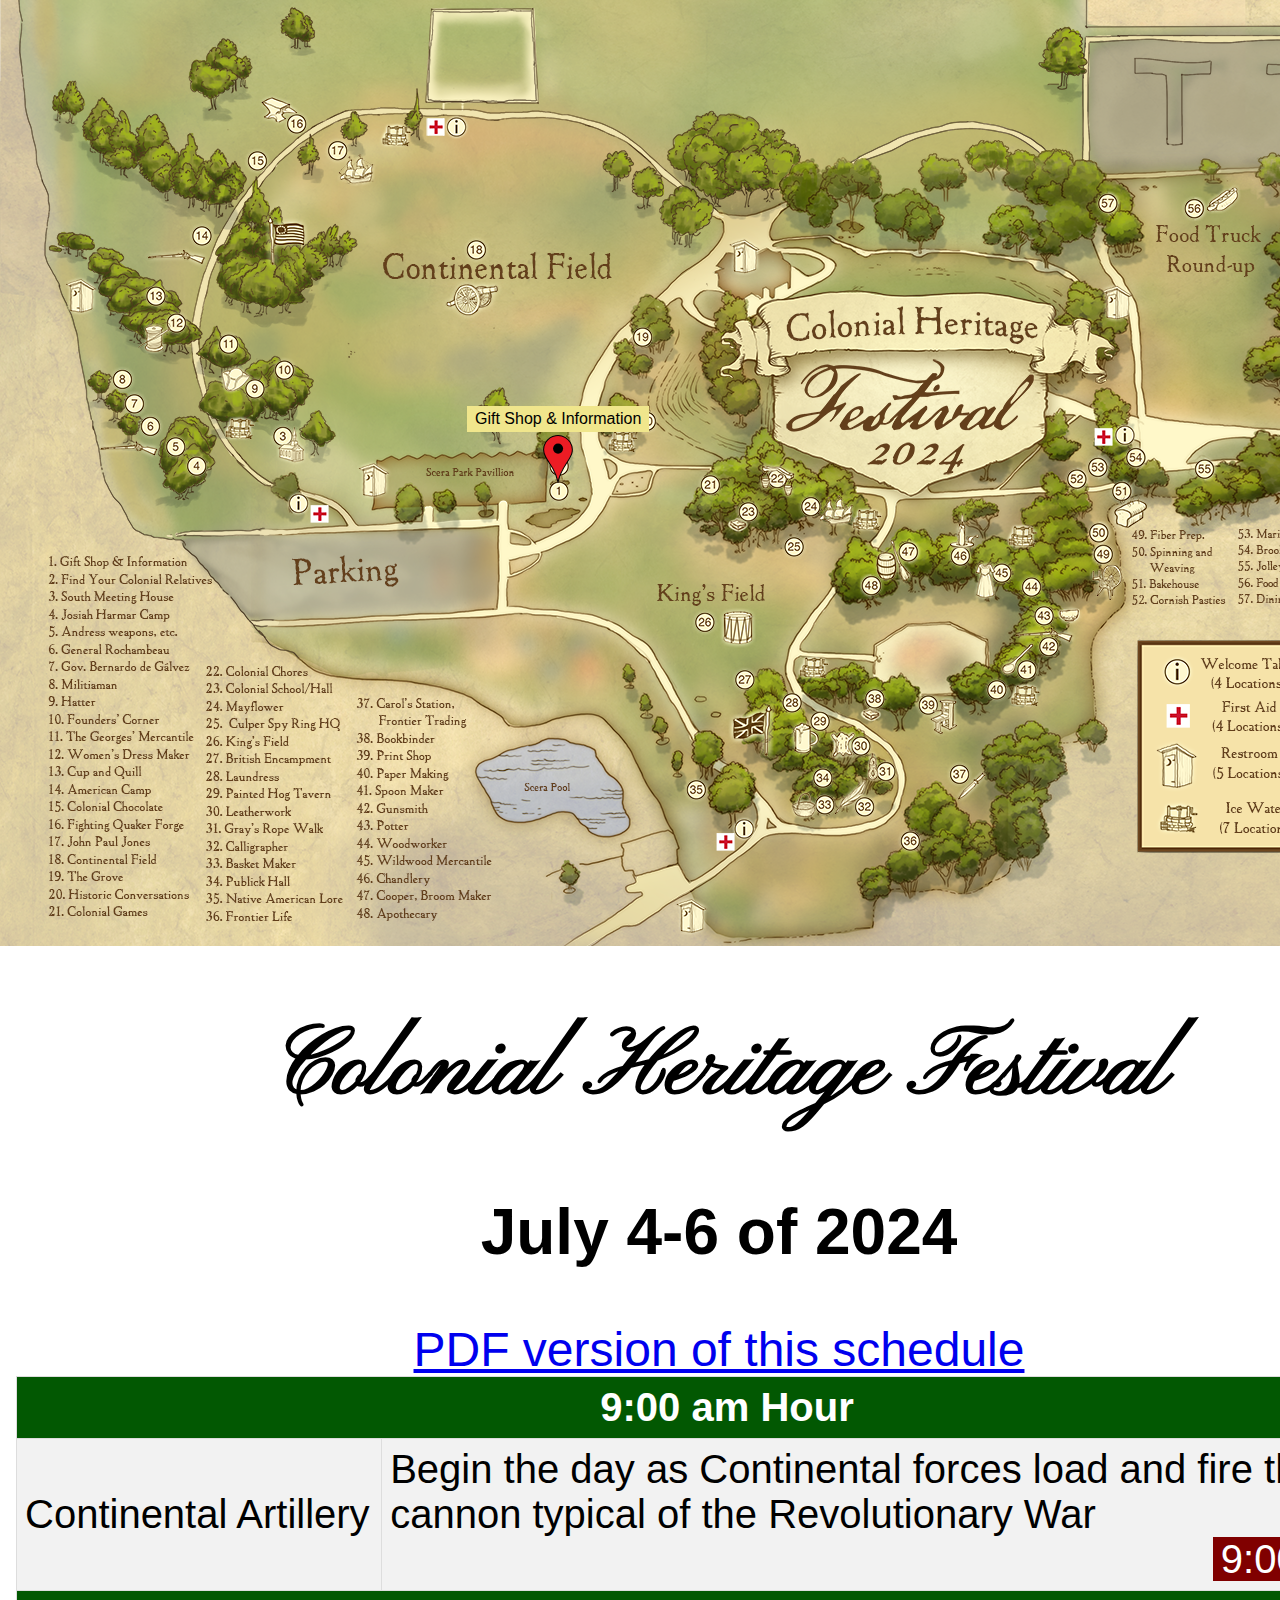
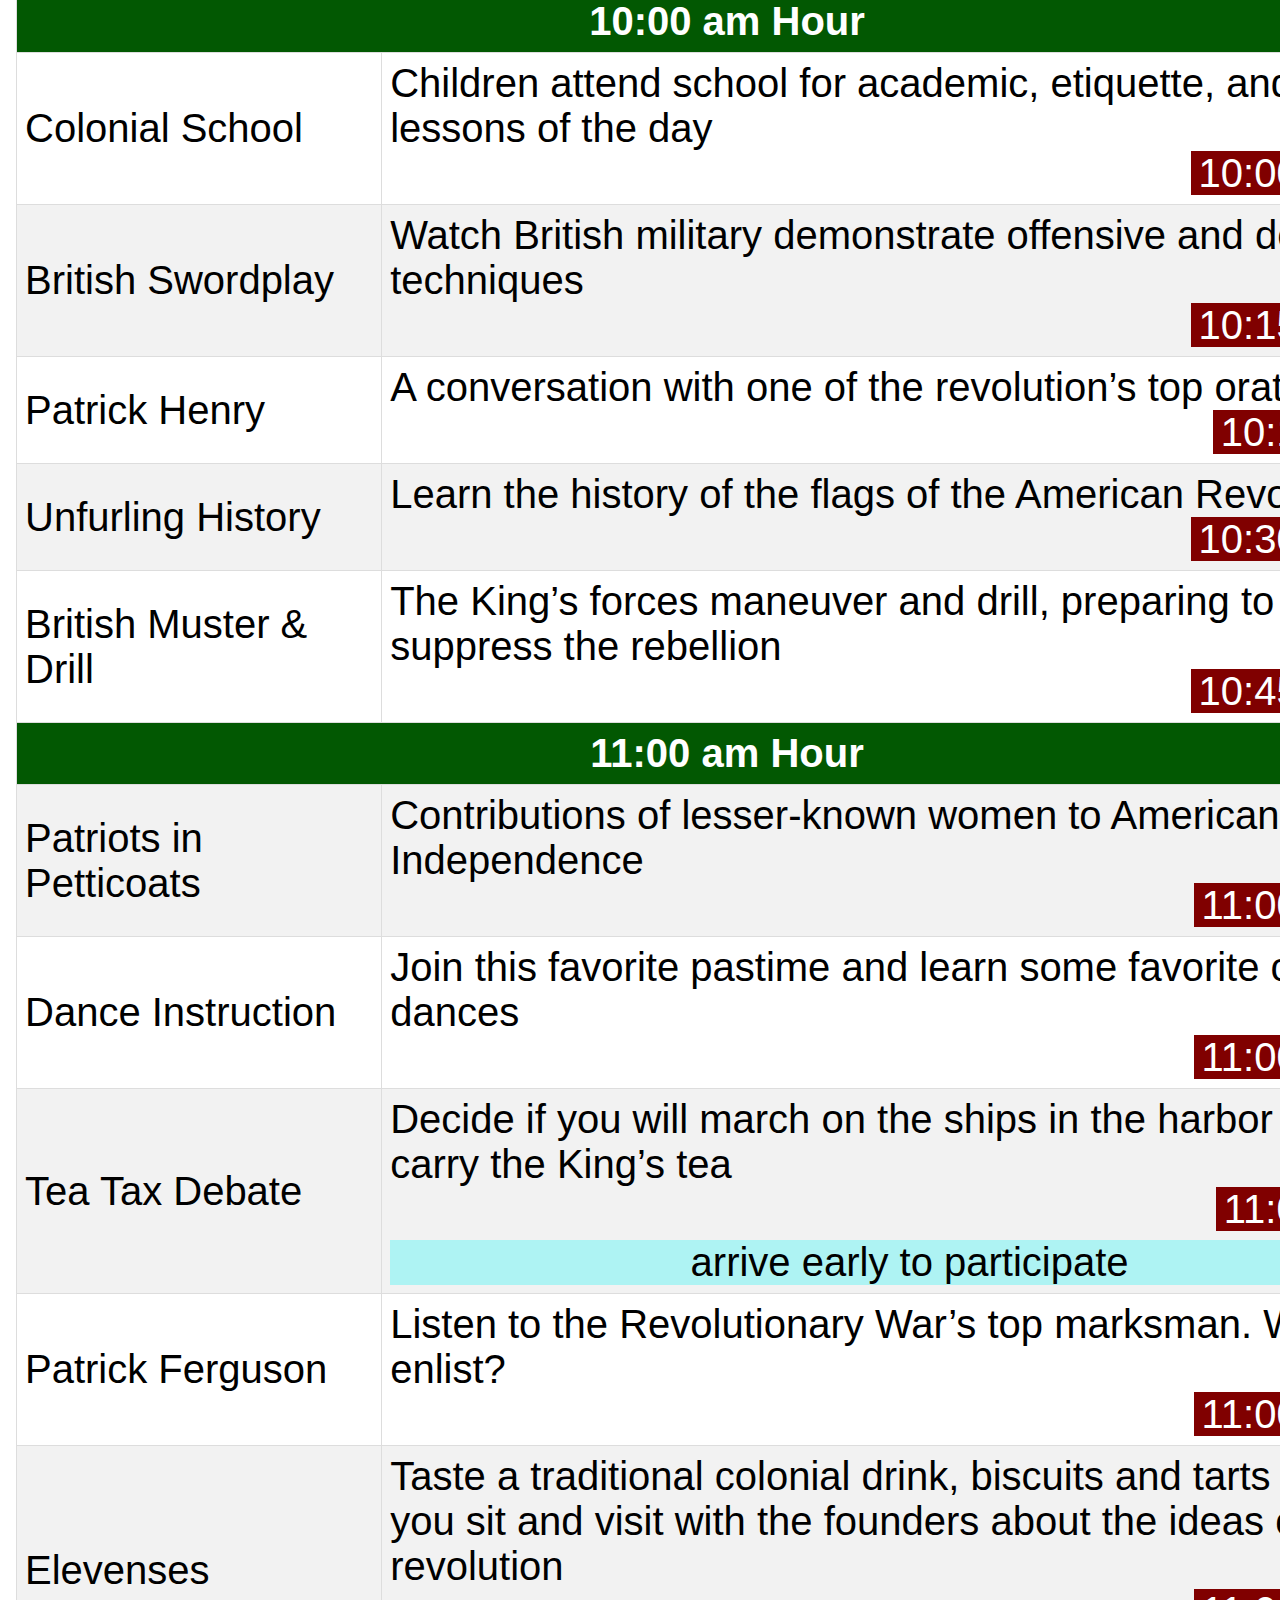
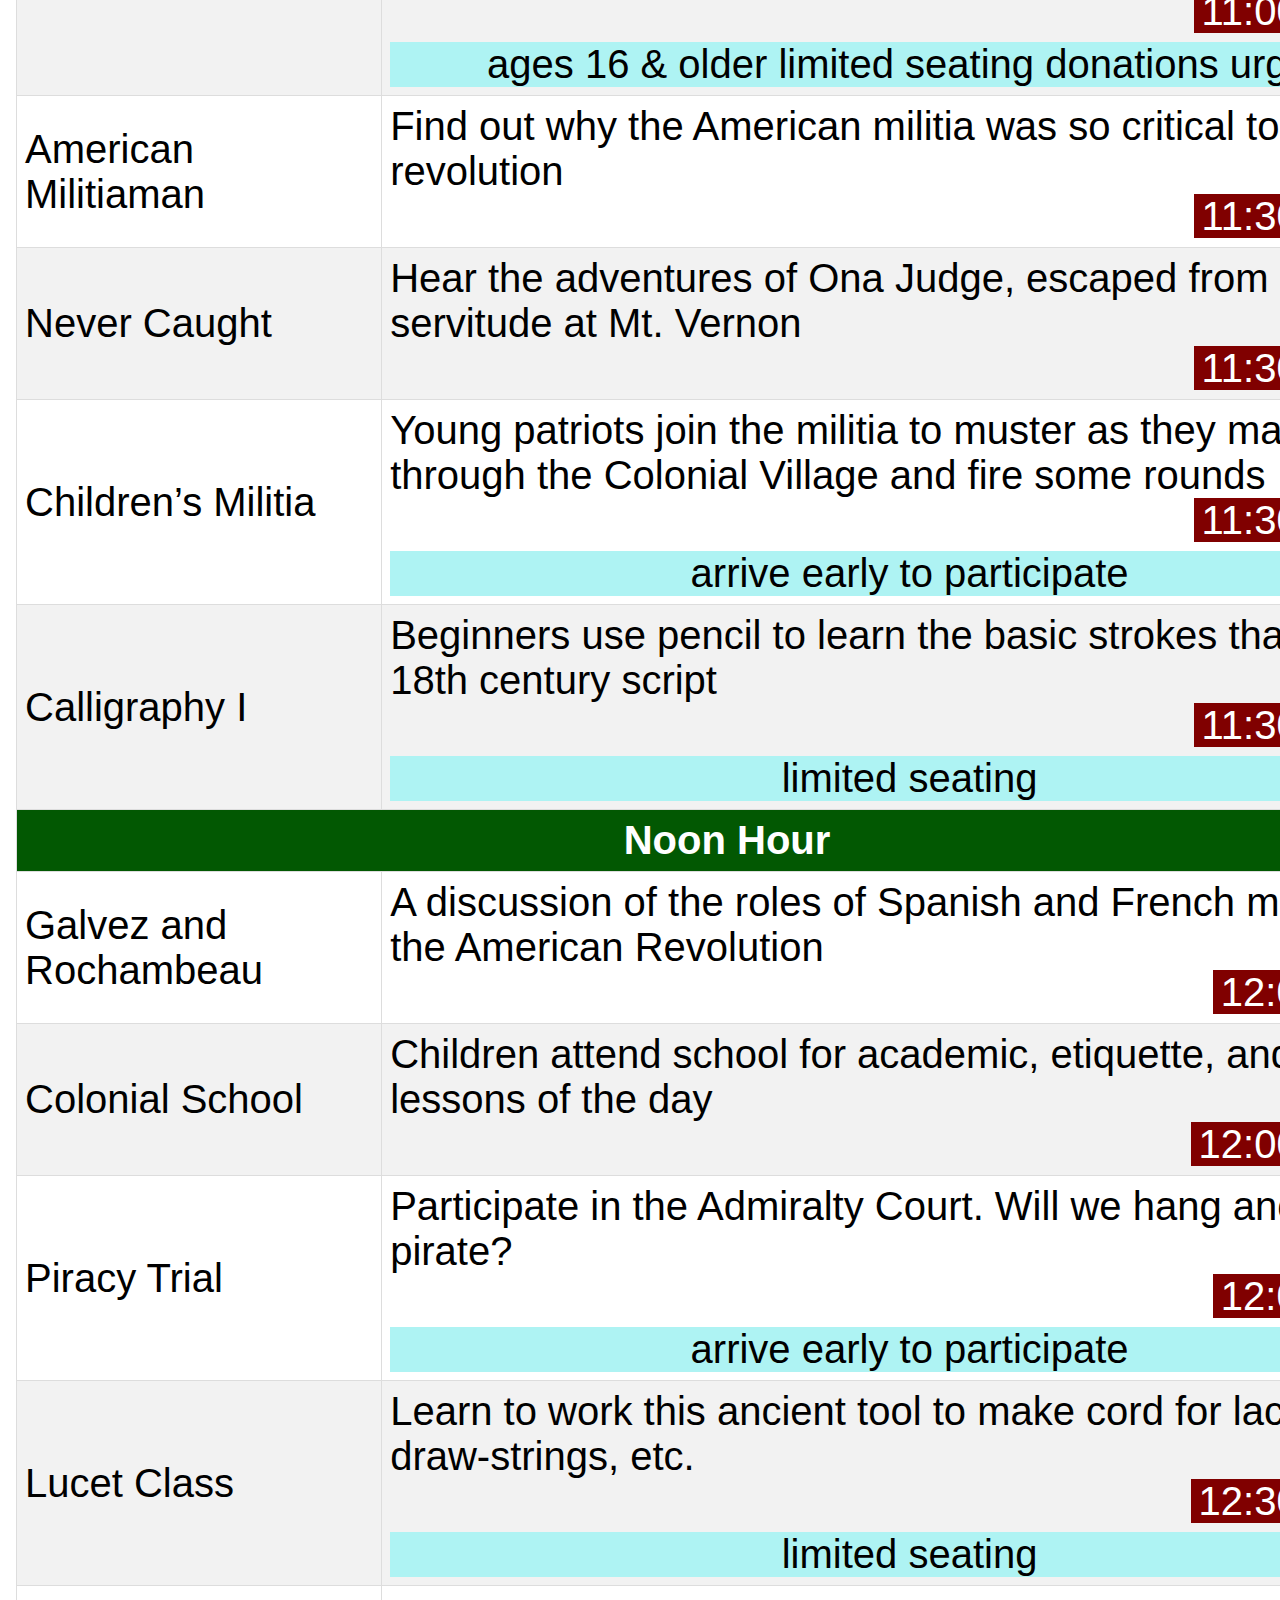
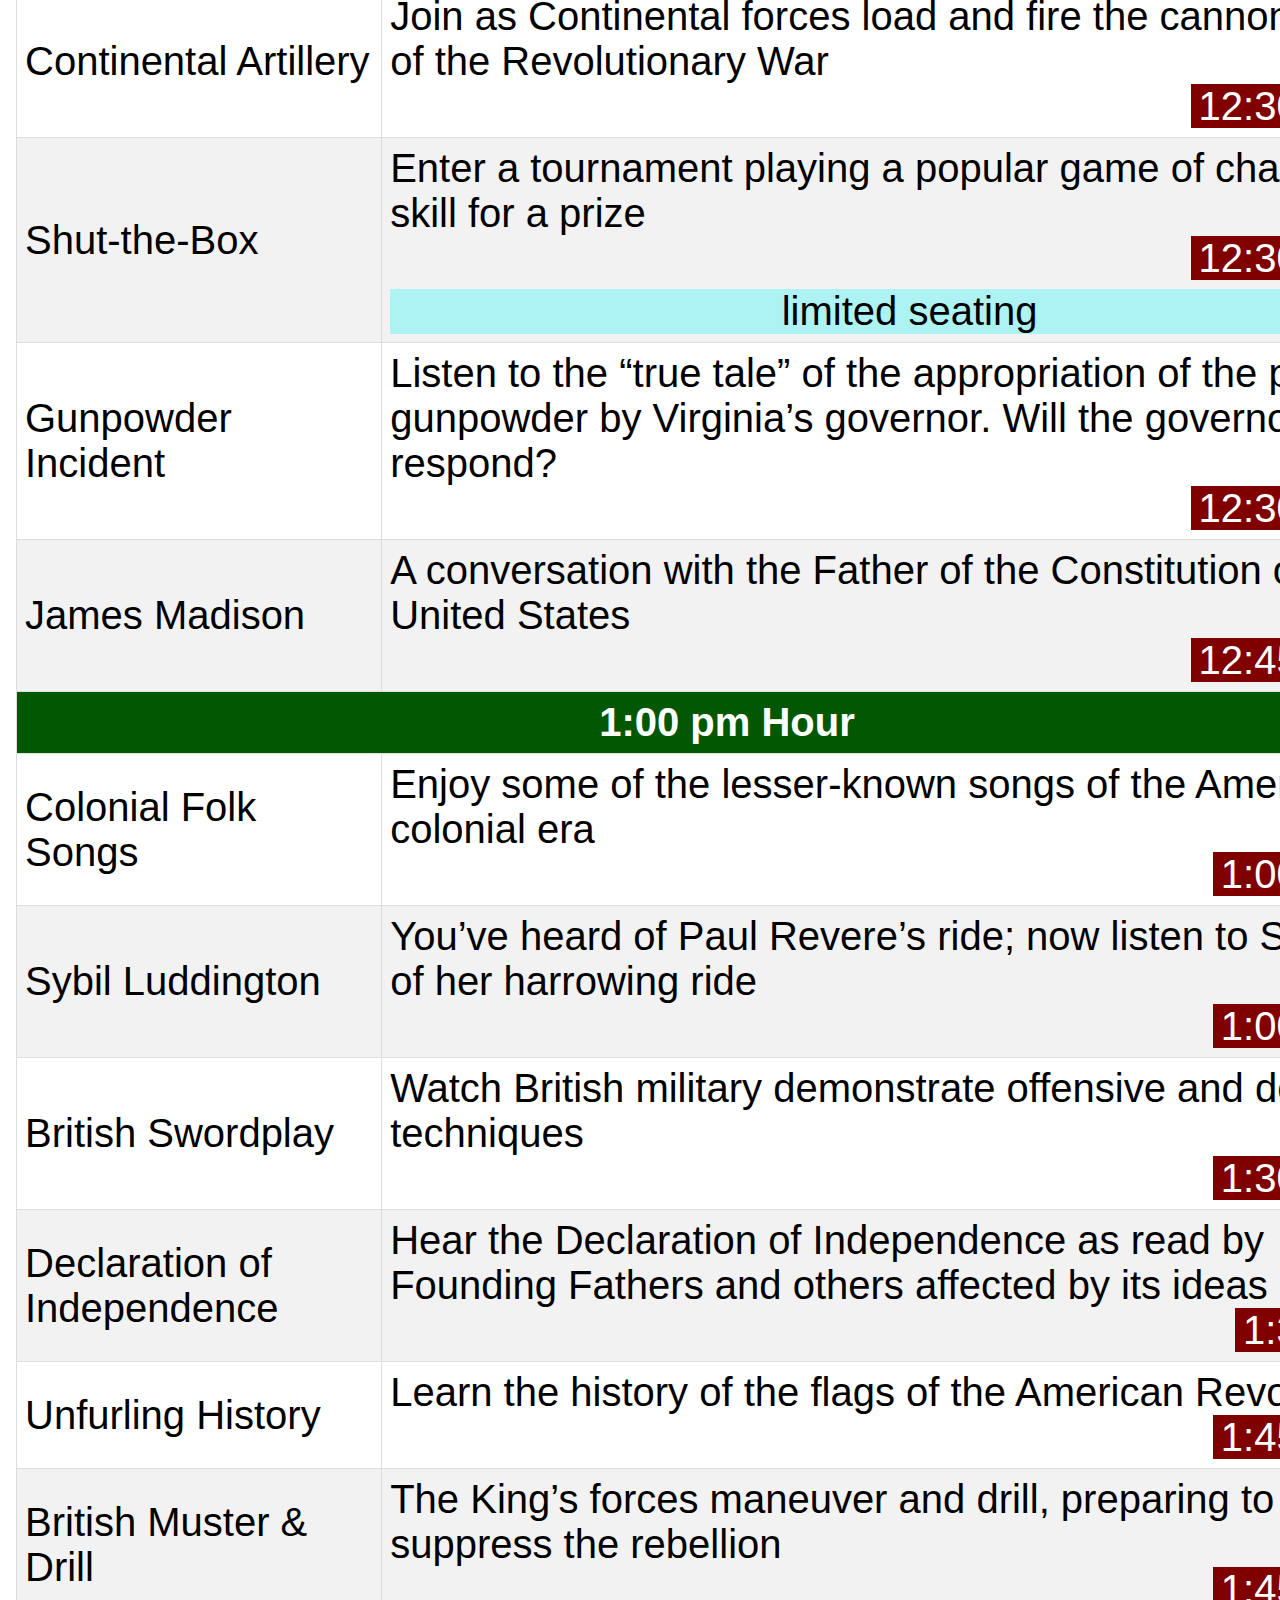
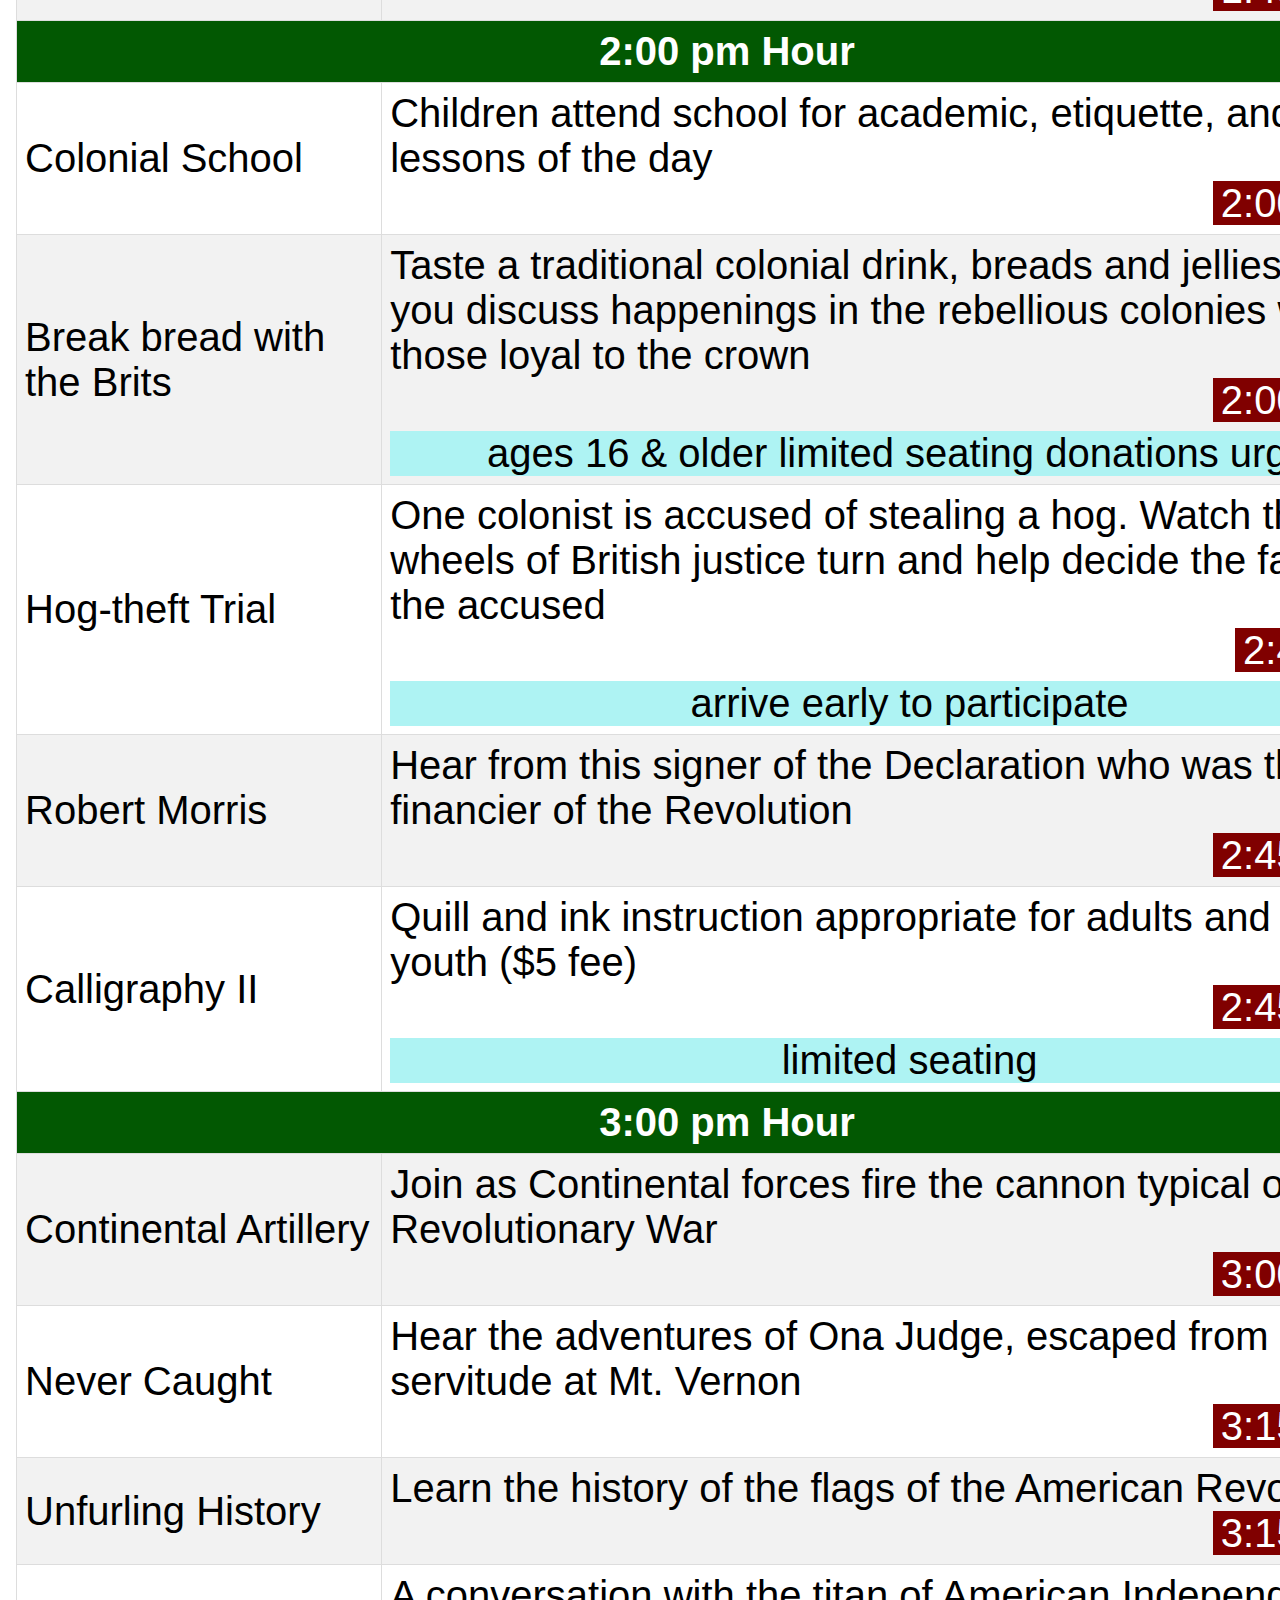
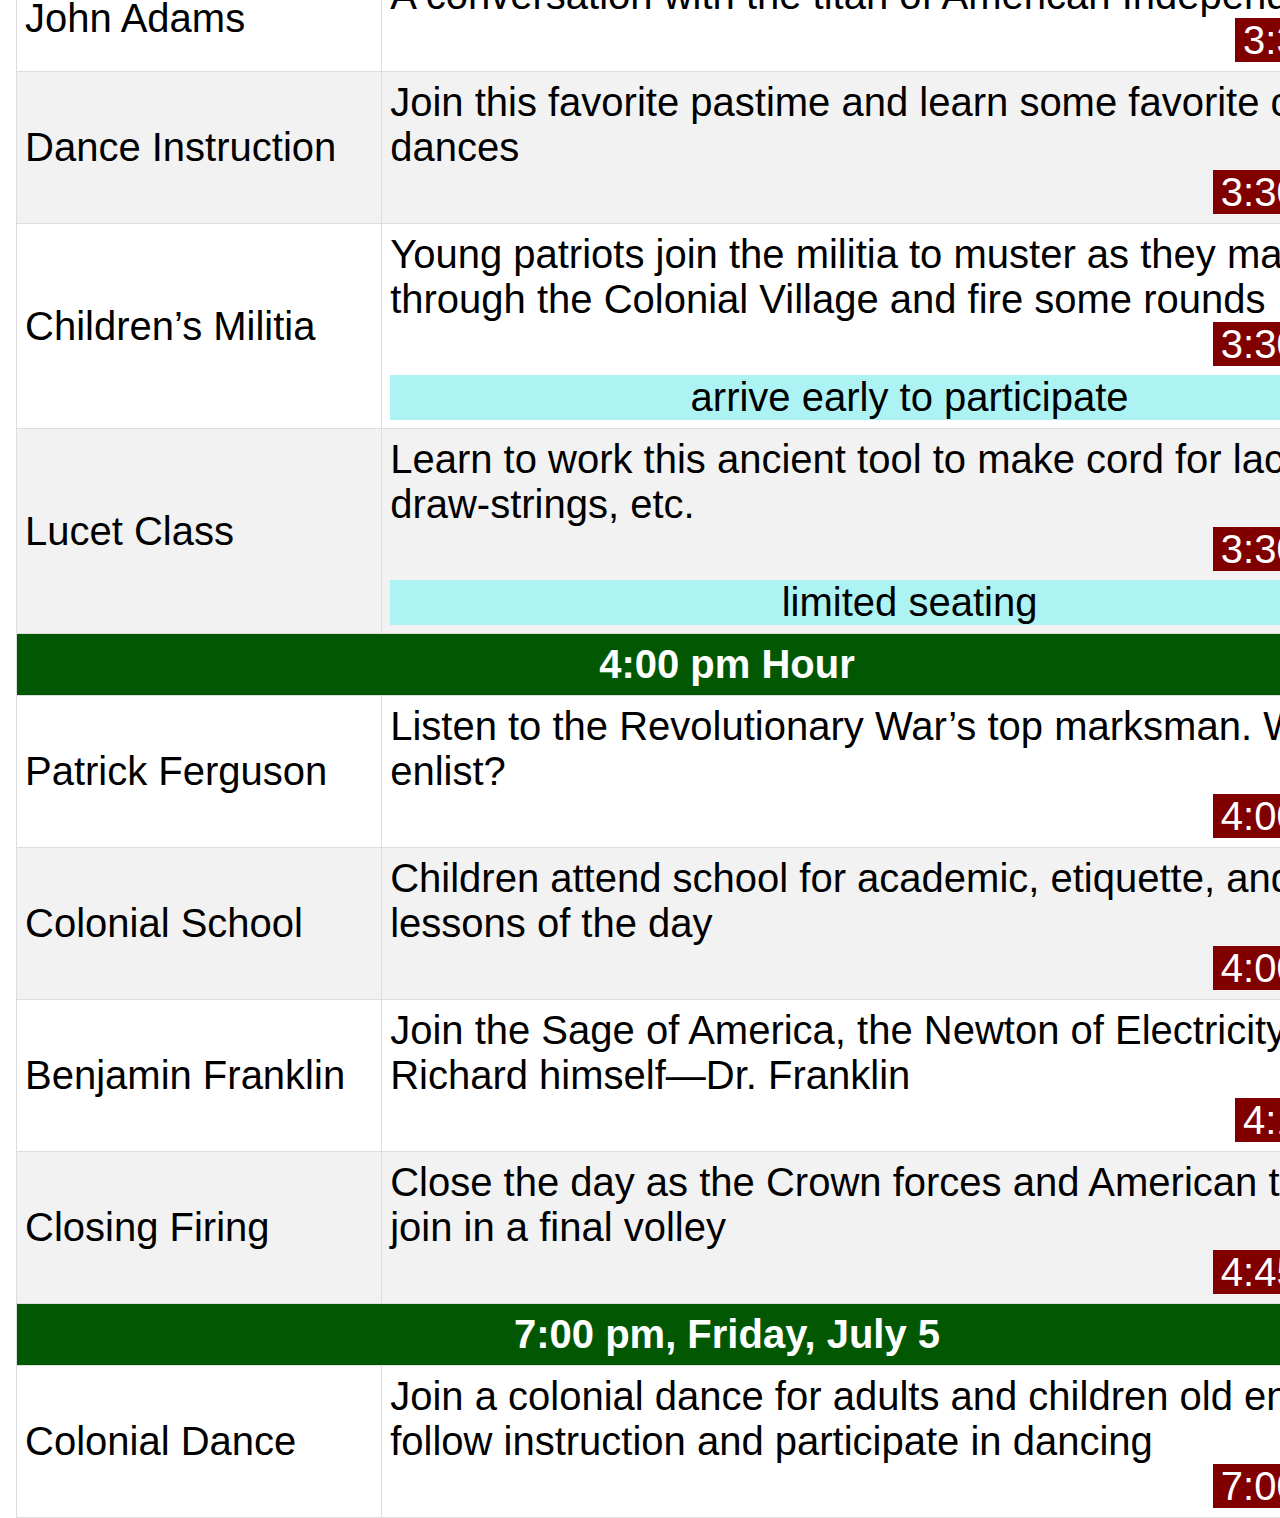
<file: 2024.html>
<html lang="en">
<head>
    <meta charset="UTF-8">
    <meta http-equiv="X-UA-Compatible" content="IE=edge">
    <title>Event Guide</title>
    <link rel="stylesheet" href="style.css">
    <script src="code.js"></script>
    <link rel="preconnect" href="https://fonts.googleapis.com">
    <link rel="preconnect" href="https://fonts.gstatic.com" crossorigin>
    <link href="https://fonts.googleapis.com/css2?family=Pinyon+Script&display=swap" rel="stylesheet"></head>
    <script>
function make_map(){

    add_area('48,554,188,567','482','558','Gift Shop & Information')
    add_area('48,570,213,582','456','558','Find Your Colonial Relatives')
    add_area('46,586,176,601','427','282','South Meeting House')
    add_area('48,604,174,622','457','196','Josiah Harmar Camp')
    add_area('48,622,181,637','438','174','Andress Weapons, etc.')
    add_area('45,639,173,654','417','150','General Rochambeau')
    add_area('46,656,190,670','395','134','Gov. Bernardo de Galvez')
    add_area('46,672,120,688','370','122','Militiaman')
    add_area('46,691,97,707','380','255','Hatter')
    add_area('48,709,162,725','361','284','Founders’ Corner')
    add_area('44,726,198,744','335','228','The Georges’ Mercantile')
    add_area('46,744,190,760','314','176','Women’s Dress Maker')
    add_area('46,761,146,778','287','154','Cup and Quill')
    add_area('46,778,156,797','226','202','American Camp')
    add_area('47,795,164,812','152','257','Colonial Chocolate')
    add_area('45,815,186,832','114','297','Fighting Quaker Forge')
    add_area('44,831,152,848','141','338','John Paul Jones')
    add_area('46,848,159,864','239','476','Continental Field')
    add_area('46,865,124,881','328','641','The Grove')
    add_area('46,884,189,900','411','647','Historic Conversations')
    add_area('46,900,153,919','475','709','Colonial Games')
    
    add_area('203,661,310,678','470','776','Colonial Chores')
    add_area('205,679,334,696','503','748','Colonial School/Hall')
    add_area('204,696,285,714','498','811','Mayflower')
    add_area('204,713,342,730','537','793','Culper Spy Ring HQ')
    add_area('204,730,288,746','612','705','King’s Field')
    add_area('204,748,334,764','671','744','British Encampment')
    add_area('204,765,281,782','693','792','Laundress')
    add_area('203,783,334,799','712','821','Painted Hog Tavern')
    add_area('204,800,294,817','738','860','Leatherwork')
    add_area('203,818,325,832','762','885','Gray’s Rope Walk')
    add_area('205,835,292,852','796','863','Calligrapher')
    add_area('206,853,298,870','794','824','Basket Maker')
    add_area('204,871,289,885','768','822','Publick Hall')
    add_area('204,888,343,904','781','696','Native American Lore')
    add_area('202,905,295,922','832','910','Frontier Life')
                
    add_area('354,694,456,709','765','959','Carol’s Station')
    add_area('353,728,436,743','690','874','Bookbinder')
    add_area('356,745,432,761','695','928','Print Shop')
    add_area('355,762,452,780','680','996','Paper Making')
    add_area('356,780,447,798','660','1027','Spoon Maker')
    add_area('354,798,432,814','638','1048','Gunsmith')
    add_area('353,816,412,830','607','1043','Potter')
    add_area('358,832,450,850','578','1031','Woodworker')
    add_area('357,849,494,865','564','1001','Wildwood Mercantile')
    add_area('355,867,431,886','546','960','Chandlery')
    add_area('355,886,494,904','543','908','Cooper, Broom Maker')
    add_area('355,902,440,924','577','871','Apothecary')

    add_area('1126,517,1209,542','544','1104','Fiber Prep.')
    add_area('1130,542,1215,577','524','1099','Spinning and Weaving')
    add_area('1128,572,1204,590','482','1122','Bakehouse')
    add_area('1130,590,1228,607','468','1077','Cornish Pasties')
    add_area('1236,524,1345,537','457','1097','Maria’s Lemonade')
    add_area('1237,540,1356,555','448','1135','Brooker’s Ice Cream')
    add_area('1236,557,1306,572','460','1204','Jolley Art')
    add_area('1236,574,1356,591','200','1194','Food Truck Round-up')
    add_area('1235,588,1320,605','194','1107','Dining Area')

add_rect('1162,645,1313,691',place_welcome)
add_rect('1142,695,1310,740',place_first_aid)
add_rect('1142,738,1310,788',place_necessary)
add_rect('1144,792,1305,840',place_well)

function place_necessary(){
    place_pins("The Necessary",[[694,894],[372,464],[80,276],[743,234],[1114,279]])
}
function place_welcome(){
    place_pins("Welcome Table",[[1125,426],[743,818],[297,493],[456,116]])
}
function place_first_aid(){
    place_pins("First-Aid Station",[[724,833],[318,505],[435,117],[1102,428]])
}
function place_well(){
    place_pins("Ice Water",[[866,510],[1022,526],[1024,685],[810,658],[620,430],[237,419],[394,124]])
}








place_pin(1)

}        

    </script>
<body onload="start_me_up()">

    <div class="parent" id="map-div">
        <img class="image1" src="2024_map.png" usemap="#image-map"/>
        <map name="image-map" id="image-map"/>
    </div>

    <div id="schedule">
        <div id="heading">

            <h1 style="font-size: 6rem;">
                Colonial Heritage Festival
            </h1>
            <h2 style="font-family:  Tahoma, Verdana, Segoe, sans-serif;font-size: 4rem;">
                July 4-6 of 2024
            </h2>

            <a  href="2024.pdf" style="font-size:3rem;font-family:  Tahoma, Verdana, Segoe, sans-serif;">PDF version of this schedule</a>

        </div>
        <div class="grid-container">

                <div style="margin-left: 1rem;">
                    <table>
                        <tr></tr><tr><th colspan="2">9:00 am Hour</th></tr>
                        <tr><td>Continental Artillery</td><td>Begin the day as Continental forces load and fire the cannon typical of the Revolutionary War<div class="location"><span data-time="9:00" data-number="18" onclick="place_pin(this)" class="map"></span></div></td></tr>
                        <tr></tr><tr><th colspan="2">10:00 am Hour</th></tr>
                        <tr><td>Colonial School</td><td>Children attend school for academic, etiquette, and moral lessons of the day<div class="location"><span data-time="10:00" data-number="23" onclick="place_pin(this)" class="map"></span></div></td></tr>
                        <tr><td>British  Swordplay</td><td>Watch British military demonstrate offensive and defensive techniques<div class="location"><span data-time="10:15" data-number="19" onclick="place_pin(this)" class="map"></span></div></td></tr>
                        <tr><td>Patrick Henry</td><td>A conversation with one of the revolution’s top orators<div class="location"><span data-time="10:15" data-number="3" onclick="place_pin(this)" class="map"></span></div></td></tr>
                        <tr><td>Unfurling History</td><td>Learn the history of the flags of the American Revolution<div class="location"><span data-time="10:30" data-number="20" onclick="place_pin(this)" class="map"></span></div></td></tr>
                        <tr><td>British Muster & Drill</td><td>The King’s forces maneuver and drill, preparing to suppress the rebellion<div class="location"><span data-time="10:45" data-number="26" onclick="place_pin(this)" class="map"></span></div></td></tr>
                        <tr></tr><tr><th colspan="2">11:00 am Hour</th></tr>
                        <tr><td>Patriots in Petticoats</td><td>Contributions of lesser-known women to American Independence<div class="location"><span data-time="11:00" data-number="23" onclick="place_pin(this)" class="map"></span></div></td></tr>
                        <tr><td>Dance Instruction</td><td>Join this favorite pastime and learn some favorite colonial dances<div class="location"><span data-time="11:00" data-number="19" onclick="place_pin(this)" class="map"></span></div></td></tr>
                        <tr><td>Tea Tax Debate</td><td>Decide if you will march on the ships in the harbor that carry the King’s tea<div class="location"><span data-time="11:00" data-number="3" onclick="place_pin(this)" class="map"></span></div><div class="note">arrive early to participate</div></td></tr>
                        <tr><td>Patrick Ferguson</td><td>Listen to the Revolutionary War’s top marksman. Will you enlist?<div class="location"><span data-time="11:00" data-number="20" onclick="place_pin(this)" class="map"></span></div></td></tr>
                        <tr><td>Elevenses</td><td>Taste a traditional colonial drink, biscuits and tarts while you sit and visit with the founders about the ideas of the revolution<div class="location"><span data-time="11:00" data-number="13" onclick="place_pin(this)" class="map"></span></div><div class="note">ages 16 & older limited seating donations urged</div></td></tr>
                        <tr><td>American Militiaman</td><td>Find out why the American militia was so critical to the revolution<div class="location"><span data-time="11:30" data-number="20" onclick="place_pin(this)" class="map"></span></div></td></tr>
                        <tr><td>Never Caught</td><td>Hear the adventures of Ona Judge, escaped from servitude at Mt. Vernon<div class="location"><span data-time="11:30" data-number="23" onclick="place_pin(this)" class="map"></span></div></td></tr>
                        <tr><td>Children’s Militia</td><td>Young patriots join the militia to muster as they march through the Colonial Village and fire some rounds<div class="location"><span data-time="11:30" data-number="18" onclick="place_pin(this)" class="map"></span></div><div class="note">arrive early to participate</div></td></tr>
                        <tr><td>Calligraphy I</td><td>Beginners use pencil to learn the basic strokes that form 18th century script<div class="location"><span data-time="11:30" data-number="34" onclick="place_pin(this)" class="map"></span></div><div class="note">limited seating</div></td></tr>
                        <tr></tr><tr><th colspan="2">Noon Hour</th></tr>
                        <tr><td>Galvez and Rochambeau</td><td>A discussion of the roles of Spanish and French military in the American Revolution<div class="location"><span data-time="12:00" data-number="3" onclick="place_pin(this)" class="map"></span></div></td></tr>
                        <tr><td>Colonial School</td><td>Children attend school for academic, etiquette, and moral lessons of the day<div class="location"><span data-time="12:00" data-number="23" onclick="place_pin(this)" class="map"></span></div></td></tr>
                        <tr><td>Piracy Trial</td><td>Participate in the Admiralty Court. Will we hang another pirate?<div class="location"><span data-time="12:00" data-number="3" onclick="place_pin(this)" class="map"></span></div><div class="note">arrive early to participate</div></td></tr>
                        <tr><td>Lucet Class</td><td>Learn to work this ancient tool to make cord for laces, draw-strings, etc.<div class="location"><span data-time="12:30" data-number="13" onclick="place_pin(this)" class="map"></span></div><div class="note">limited seating</div></td></tr>
                        <tr><td>Continental Artillery</td><td>Join as Continental forces load and fire the cannon typical of the Revolutionary War<div class="location"><span data-time="12:30" data-number="18" onclick="place_pin(this)" class="map"></span></div></td></tr>
                        <tr><td>Shut-the-Box</td><td>Enter a tournament playing a popular game of chance and skill for a prize<div class="location"><span data-time="12:30" data-number="34" onclick="place_pin(this)" class="map"></span></div><div class="note">limited seating</div></td></tr>
                        <tr><td>Gunpowder Incident</td><td>Listen to the “true tale” of the appropriation of the people’s gunpowder by Virginia’s governor. Will the governor respond?<div class="location"><span data-time="12:30" data-number="39" onclick="place_pin(this)" class="map"></span></div></td></tr>
                        <tr><td>James Madison</td><td>A conversation with the Father of the Constitution of the United States<div class="location"><span data-time="12:45" data-number="20" onclick="place_pin(this)" class="map"></span></div></td></tr>
                        <tr></tr><tr><th colspan="2">1:00 pm Hour</th></tr>
                        <tr><td>Colonial Folk Songs</td><td>Enjoy some of the lesser-known songs of the American colonial era<div class="location"><span data-time="1:00" data-number="19" onclick="place_pin(this)" class="map"></span></div></td></tr>
                        <tr><td>Sybil Luddington</td><td>You’ve heard of Paul Revere’s ride; now listen to Sybil tell of her harrowing ride<div class="location"><span data-time="1:00" data-number="23" onclick="place_pin(this)" class="map"></span></div></td></tr>
                        <tr><td>British Swordplay</td><td>Watch British military demonstrate offensive and defensive techniques<div class="location"><span data-time="1:30" data-number="19" onclick="place_pin(this)" class="map"></span></div></td></tr>
                        <tr><td>Declaration of Independence</td><td>Hear the Declaration of Independence as read by Founding Fathers and others affected by its ideas<div class="location"><span data-time="1:30" data-number="3" onclick="place_pin(this)" class="map"></span></div></td></tr>
                        <tr><td>Unfurling History</td><td>Learn the history of the flags of the American Revolution<div class="location"><span data-time="1:45" data-number="20" onclick="place_pin(this)" class="map"></span></div></td></tr>
                        <tr><td>British Muster & Drill</td><td>The King’s forces maneuver and drill, preparing to suppress the rebellion<div class="location"><span data-time="1:45" data-number="26" onclick="place_pin(this)" class="map"></span></div></td></tr>
                        <tr></tr><tr><th colspan="2">2:00 pm Hour</th></tr>
                        <tr><td>Colonial School</td><td>Children attend school for academic, etiquette, and moral lessons of the day<div class="location"><span data-time="2:00" data-number="23" onclick="place_pin(this)" class="map"></span></div></td></tr>
                        <tr><td>Break bread with the Brits</td><td>Taste a traditional colonial drink, breads and jellies while you discuss happenings in the rebellious colonies with those loyal to the crown<div class="location"><span data-time="2:00" data-number="13" onclick="place_pin(this)" class="map"></span></div><div class="note">ages 16 & older limited seating donations urged</div></td></tr>
                        <tr><td>Hog-theft Trial</td><td>One colonist is accused of stealing a hog. Watch the wheels of British justice turn and help decide the fate of the accused<div class="location"><span data-time="2:45" data-number="3" onclick="place_pin(this)" class="map"></span></div><div class="note">arrive early to participate</div></td></tr>
                        <tr><td>Robert Morris</td><td>Hear from this signer of the Declaration who was the financier of the Revolution<div class="location"><span data-time="2:45" data-number="20" onclick="place_pin(this)" class="map"></span></div></td></tr>
                        <tr><td>Calligraphy II</td><td>Quill and ink instruction appropriate for adults and mature youth ($5 fee)<div class="location"><span data-time="2:45" data-number="34" onclick="place_pin(this)" class="map"></span></div><div class="note">limited seating</div></td></tr>
                        <tr></tr><tr><th colspan="2">3:00 pm Hour</th></tr>
                        <tr><td>Continental Artillery</td><td>Join as Continental forces fire the cannon typical of the Revolutionary War<div class="location"><span data-time="3:00" data-number="18" onclick="place_pin(this)" class="map"></span></div></td></tr>
                        <tr><td>Never Caught</td><td>Hear the adventures of Ona Judge, escaped from servitude at Mt. Vernon<div class="location"><span data-time="3:15" data-number="23" onclick="place_pin(this)" class="map"></span></div></td></tr>
                        <tr><td>Unfurling History</td><td>Learn the history of the flags of the American Revolution<div class="location"><span data-time="3:15" data-number="20" onclick="place_pin(this)" class="map"></span></div></td></tr>
                        <tr class="adams"><td>John Adams</td><td>A conversation with the titan of American Independence<div class="location"><span data-time="3:30" data-number="3" onclick="place_pin(this)" class="map"></span></div></td></tr>
                        <tr><td>Dance Instruction</td><td>Join this favorite pastime and learn some favorite colonial dances<div class="location"><span data-time="3:30" data-number="19" onclick="place_pin(this)" class="map"></span></div></td></tr>
                        <tr><td>Children’s Militia</td><td>Young patriots join the militia to muster as they march through the Colonial Village and fire some rounds<div class="location"><span data-time="3:30" data-number="18" onclick="place_pin(this)" class="map"></span></div><div class="note">arrive early to participate</div></td></tr>
                        <tr><td>Lucet Class</td><td>Learn to work this ancient tool to make cord for laces, draw-strings, etc.<div class="location"><span data-time="3:30" data-number="13" onclick="place_pin(this)" class="map"></span></div><div class="note">limited seating</div></td></tr>
                        <tr></tr><tr><th colspan="2">4:00 pm Hour</th></tr>
                        <tr class="ferguson"><td>Patrick Ferguson</td><td>Listen to the Revolutionary War’s top marksman. Will you enlist?<div class="location"><span data-time="4:00" data-number="20" onclick="place_pin(this)" class="map"></span></div></td></tr>
                        <tr><td>Colonial School</td><td>Children attend school for academic, etiquette, and moral lessons of the day<div class="location"><span data-time="4:00" data-number="23" onclick="place_pin(this)" class="map"></span></div></td></tr>
                        <tr><td>Benjamin Franklin</td><td>Join the Sage of America, the Newton of Electricity, Poor Richard himself—Dr. Franklin<div class="location"><span data-time="4:15" data-number="3" onclick="place_pin(this)" class="map"></span></div></td></tr>
                        <tr><td>Closing Firing</td><td>Close the day as the Crown forces and American troops join in a final volley<div class="location"><span data-time="4:45" data-number="18" onclick="place_pin(this)" class="map"></span></div></td></tr>
                        <tr></tr><tr><th colspan="2">7:00 pm, Friday, July 5</th></tr>
                        <tr><td>Colonial Dance</td><td>Join a colonial dance for adults and children old enough to follow instruction and participate in dancing<div class="location"><span data-time="7:00" data-number="18" onclick="place_pin(this)" class="map"></span></div></td></tr>
                        



                 </table>   
            </div>
       
        </div>
    </div>
    
</body>
</html>
</file>
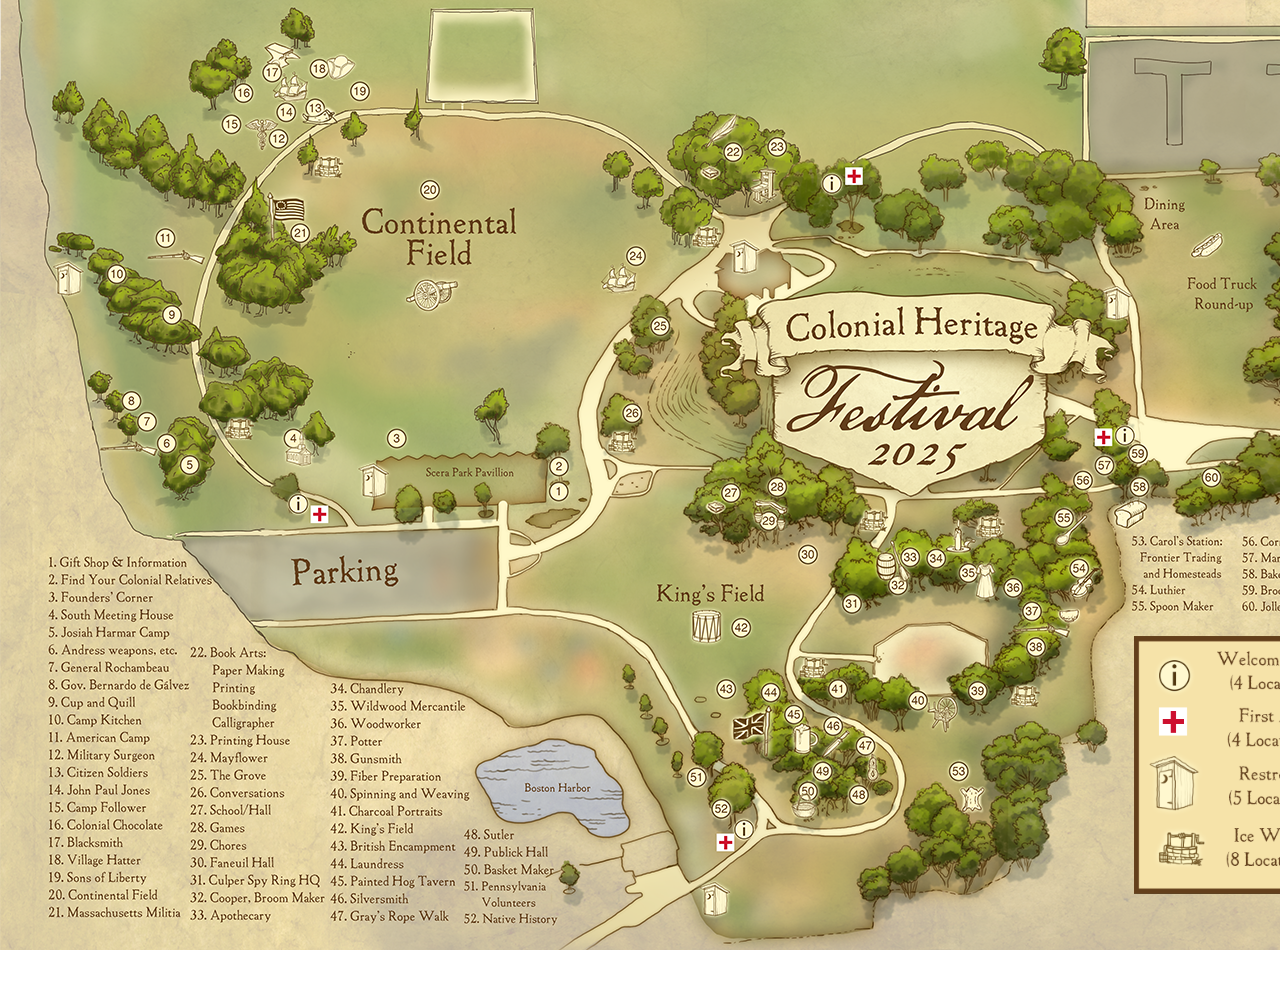
<file: pindropper.html>
<html lang="en">
<head>
    <meta charset="UTF-8">
    <meta name="viewport" content="width=device-width, initial-scale=1.0">
    <title>click a location</title>
    <script>
        let mode=0
        let text=""
        function click_me(evt){
            
            console.log(evt.clientX,evt.clientY)

            if(mode===0){
                text="add_area('" + evt.clientX + "," + evt.clientY+ ","    
                mode=mode+1
            }else if(mode===1){
                text+=evt.clientX + "," + evt.clientY + "','"   
                mode=mode+1
            }else if(mode===2){
                text+=evt.clientY + "','" + evt.clientX + "','"   
                const title = prompt("title")
                text+=title + "')"
                document.getElementById("data").innerHTML = document.getElementById("data").innerHTML +"\n"+text
                navigator.clipboard.writeText(text)
                mode=0
            }


            //document.getElementById("data").innerHTML = document.getElementById("data").innerHTML +"\n"+evt.clientX+","+evt.clientY
        }
        function showCoords(evt){
            console.log()
            document.getElementById("coords").replaceChildren(evt.clientX+","+evt.clientY)
        }
    </script>
</head>
<body style="margin:0">
    <img id="i" src="current_map.png" onclick="click_me(event)" onmousemove="showCoords(event)">
    <div id="coords"></div>
    <pre id="data"><pre>
</body>
</html>
</file>
<file: style.css>
body{
    margin:0 0 0 0;
    font-family: Tahoma, Verdana, Segoe, sans-serif;
}
.parent {
position: relative;
top: 0;
left: 0;

}
.label {
  white-space:nowrap;  
  position: absolute;
  font-size: 1rem;
  background-color: khaki;
  padding:.25rem .5rem;
  font-family:Arial, Helvetica, sans-serif;
}
.image1 {
position: relative;
top: 0;
left: 0;
}
.pin {
position: absolute;
visibility:hidden
}
area{
    cursor:pointer;
}

.location {
    text-align: right;
} 

#schedule{
    width: 1438px;
}
#heading{
    text-align: center;
    font-family: 'Pinyon Script', cursive;
}

.grid-container {
    display: block; /*grid;*/
    grid-template-columns: 1fr 1fr;
    grid-gap: 1rem;
}



.note{
    background-color:rgb(174, 243, 243);
    margin-top: .5rem;
    text-align: center;
}
.map {
color: white;
background-color: #800000;
text-decoration: none;
padding-left: .5rem;
padding-right: .5rem;
}


table{
  border-collapse: collapse;
}
th {
    padding-top: 12px;
    padding-bottom: 12px;
    text-align: center;
    background-color: #025802;
    color: white;
}
td, th {
    font-size: 2.5rem;
    border: 1px solid #ddd;
    padding: 8px;
}

tr:nth-child(odd){background-color: #f2f2f2;}
</file>
